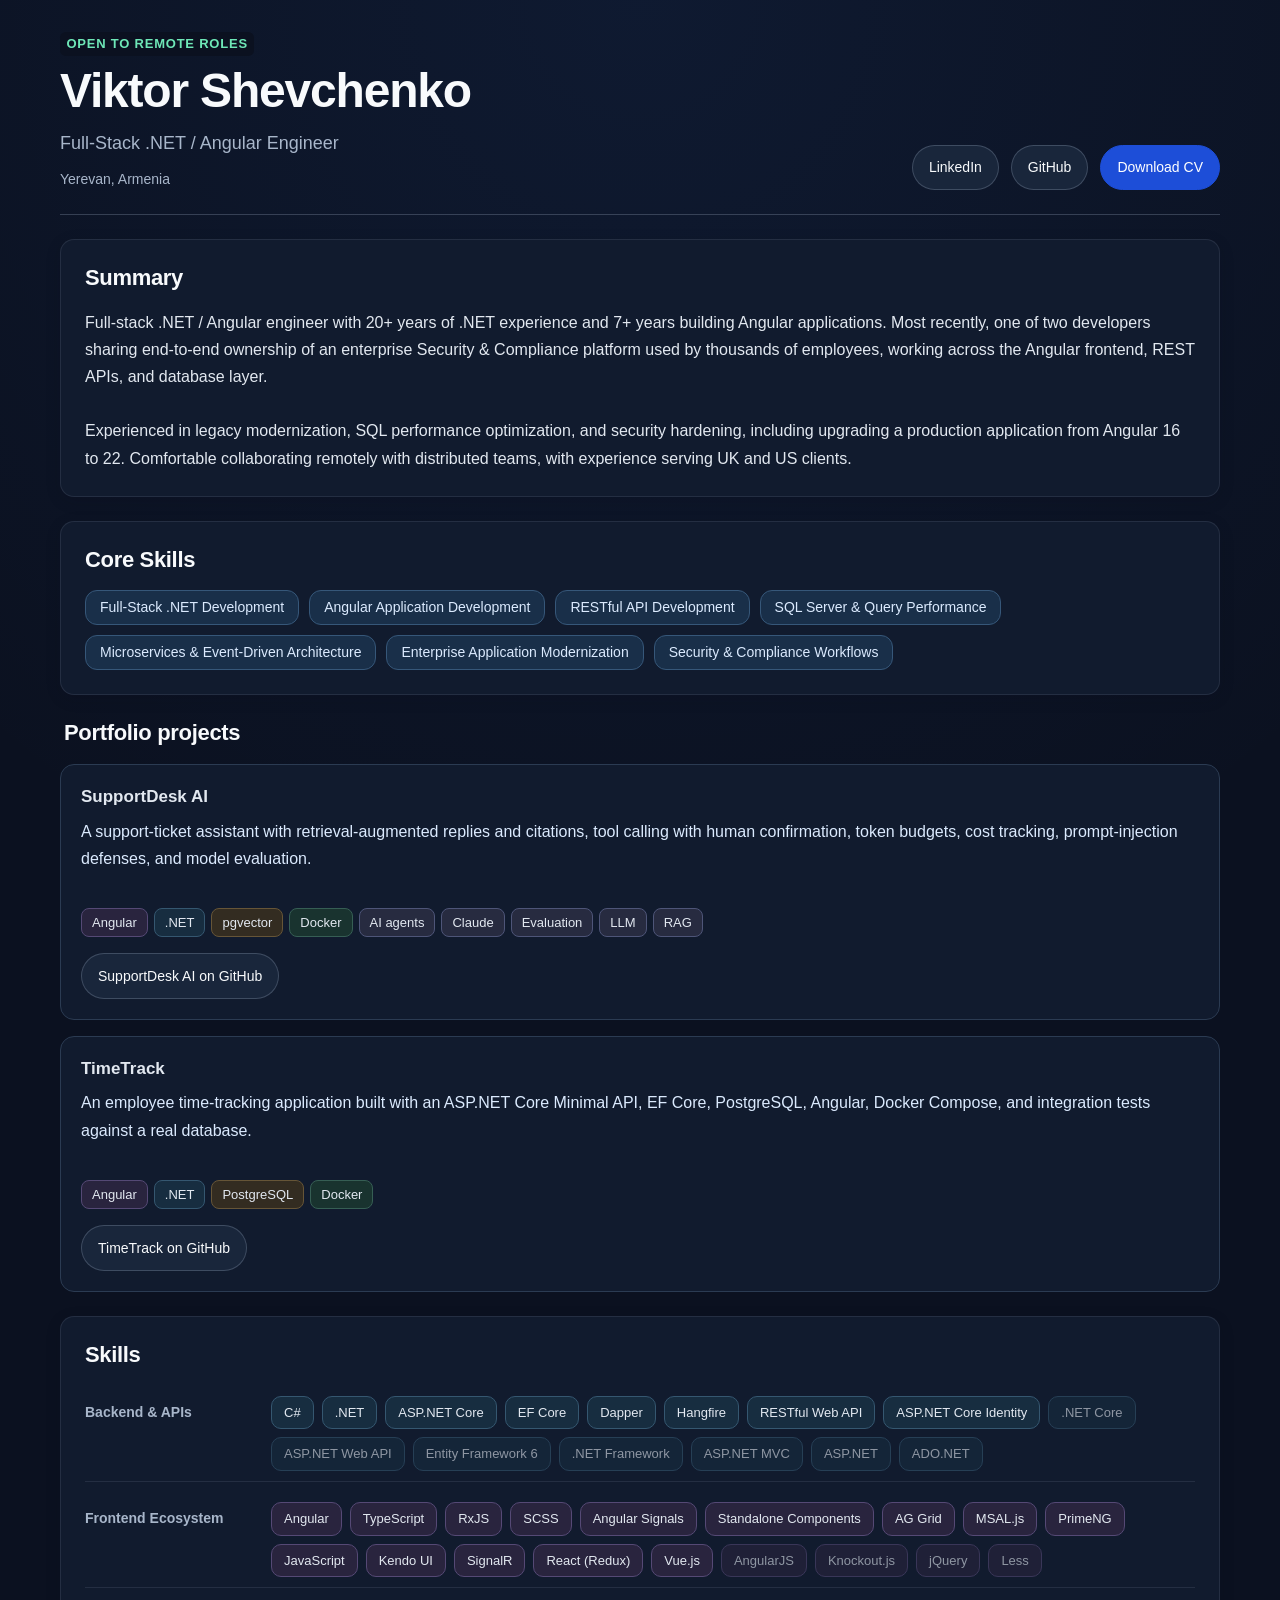
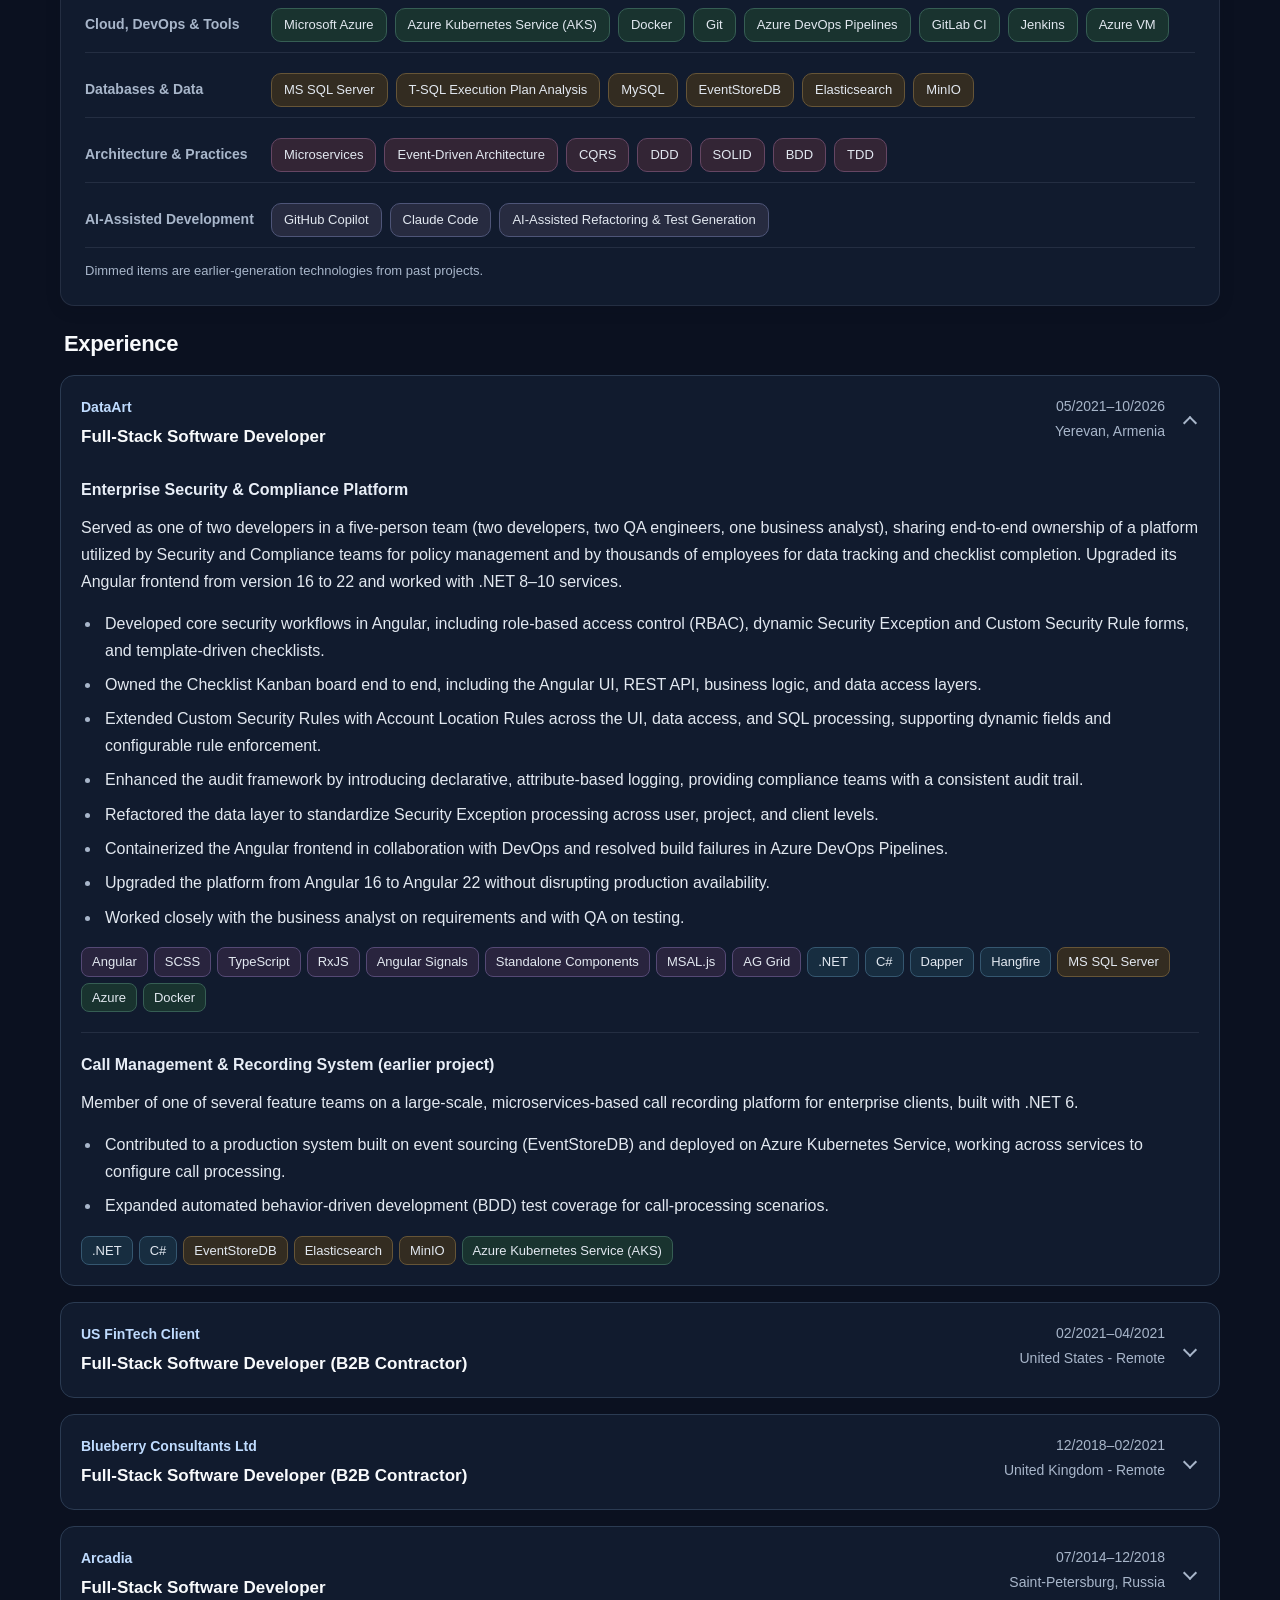
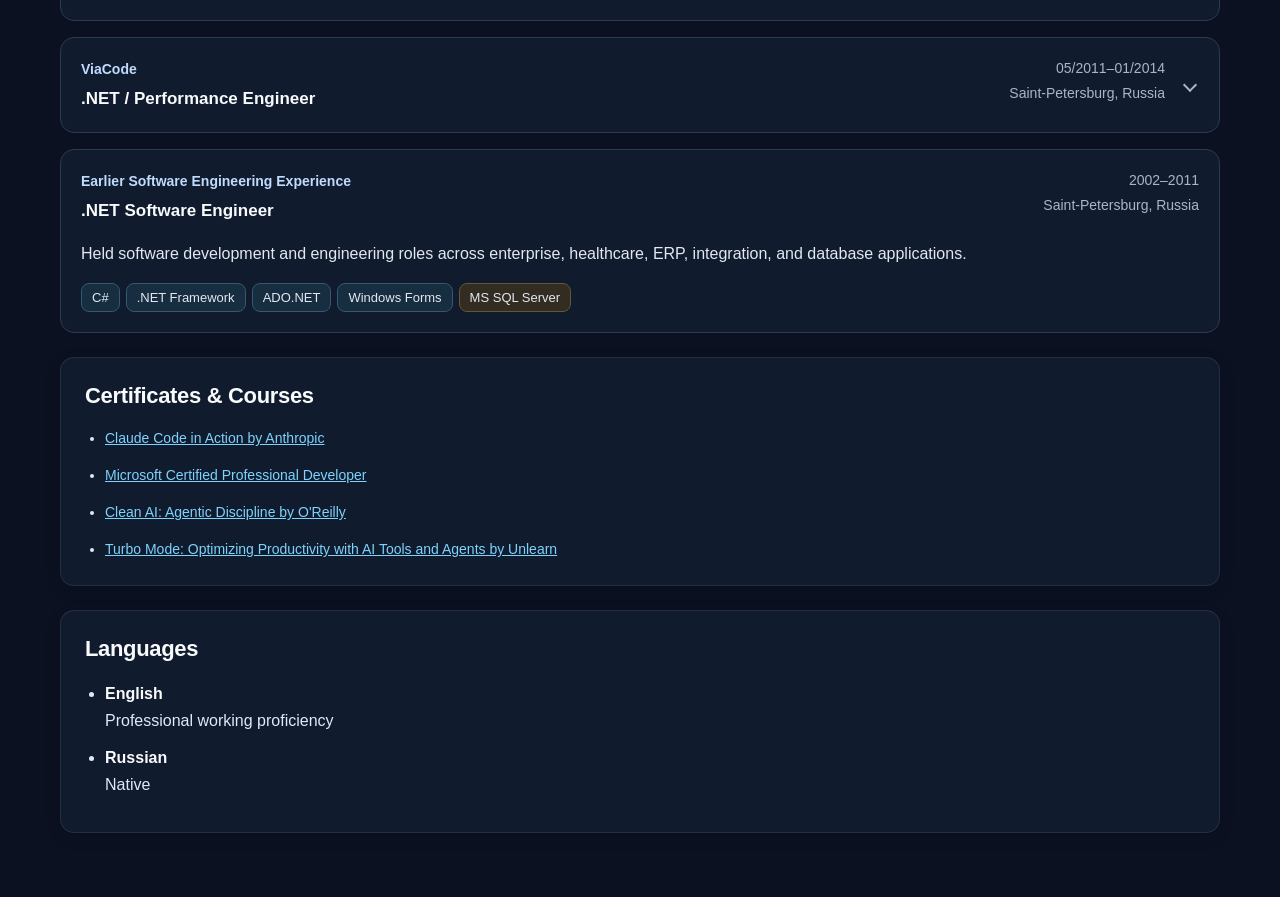
<file: index.html>
<!DOCTYPE html><html lang="en"><head>
  <meta charset="utf-8">
  <title>Viktor Shevchenko | Full-Stack .NET / Angular Engineer</title>
  <base href="/">
  <meta name="viewport" content="width=device-width, initial-scale=1">
  <meta name="description" content="Full-stack .NET and Angular engineer with 20+ years of .NET experience. Enterprise security and compliance platforms, legacy modernization, AI-assisted development. Open to remote roles.">
  <link rel="canonical" href="https://victor-v-shevchenko.github.io/">

  <meta property="og:type" content="profile">
  <meta property="og:url" content="https://victor-v-shevchenko.github.io/">
  <meta property="og:title" content="Viktor Shevchenko | Full-Stack .NET / Angular Engineer">
  <meta property="og:description" content="20+ years of .NET, 7+ years of Angular. Enterprise Security &amp; Compliance platforms, legacy modernization, open to remote roles.">
  <meta property="og:image" content="https://victor-v-shevchenko.github.io/og-image.png">
  <meta property="og:image:type" content="image/png">
  <meta property="og:image:width" content="1200">
  <meta property="og:image:height" content="630">
  <meta property="og:image:alt" content="Viktor Shevchenko, Full-Stack .NET / Angular Engineer">
  <meta property="profile:first_name" content="Viktor">
  <meta property="profile:last_name" content="Shevchenko">

  <meta name="twitter:card" content="summary_large_image">
  <meta name="twitter:title" content="Viktor Shevchenko | Full-Stack .NET / Angular Engineer">
  <meta name="twitter:image" content="https://victor-v-shevchenko.github.io/og-image.png">
  <link rel="icon" type="image/svg+xml" href="favicon.svg">

  <script type="application/ld+json">
    {
      "@context": "https://schema.org",
      "@type": "Person",
      "name": "Viktor Shevchenko",
      "alternateName": "Victor Shevchenko",
      "jobTitle": "Full-Stack .NET / Angular Engineer",
      "url": "https://victor-v-shevchenko.github.io/",
      "image": "https://victor-v-shevchenko.github.io/og-image.png",
      "address": {
        "@type": "PostalAddress",
        "addressLocality": "Yerevan",
        "addressCountry": "AM"
      },
      "sameAs": [
        "https://www.linkedin.com/in/viktor-v-shevchenko",
        "https://github.com/victor-v-shevchenko"
      ],
      "knowsAbout": ["C#", ".NET", "ASP.NET Core", "Angular", "TypeScript", "SQL Server", "Azure"],
      "knowsLanguage": ["English", "Russian"]
    }
  </script>
<style>:root{--action-primary:#1d4ed8;--action-primary-hover:#1e40af;--shadow-card:0 4px 16px rgba(2, 6, 23, .12);--ink:#0b1120;--text:#e2e8f0;--text-muted:#a8b6ca;--text-soft:#dbeafe;--text-strong:#f8fafc;--role-meta-text:#a8b6ca;--project-title-text:#e8eef7;--accent:#93c5fd;--accent-open:#6ee7b7;--accent-role:#bfdbfe;--focus:#7dd3fc;--border:#2b3b52;--border-soft:rgba(148, 163, 184, .14);--border-strong:rgba(148, 163, 184, .3);--surface:#111b2e;--surface-raised:#19263b;--surface-card:#111b2e;--surface-ink:rgba(2, 6, 23, .25);--hover-border:#93c5fd;--pill-bg-default:#19263b;--pill-border-default:#2b3b52;--core-skill-bg:#192f49;--core-skill-border:#365779;--core-skill-text:#dbeafe;--background-glow:rgba(59, 130, 246, .08);--category-backend-bg:#172d40;--category-backend-border:#355770;--category-frontend-bg:#29243e;--category-frontend-border:#554975;--category-cloud-bg:#19332f;--category-cloud-border:#365e54;--category-data-bg:#332c21;--category-data-border:#665537;--category-architecture-bg:#332535;--category-architecture-border:#654663;--category-ai-bg:#272b40;--category-ai-border:#4e5578;--radius-card:.875rem;--accordion-hover-bg:rgba(147, 197, 253, .06);--font-name:clamp(2.25rem, 4.5vw, 3rem);--font-headline:1.125rem;--font-section:1.375rem;--font-role:1.0625rem;--font-project:1rem;--font-body:1rem;--font-small:.875rem;--font-label:.8125rem}html{font-family:Segoe UI,Roboto,Helvetica,Arial,sans-serif;background:var(--ink);color:var(--text);line-height:1.5}body{margin:0;min-height:100vh;background:radial-gradient(circle at top,var(--background-glow),transparent 24%),var(--ink)}*{box-sizing:border-box}a{color:var(--focus)}</style><link rel="stylesheet" href="styles-3A3MSRRF.css" media="print" data-beasties-media="all"><noscript><link rel="stylesheet" href="styles-3A3MSRRF.css"></noscript><style ng-app-id="ng">[_nghost-ng-c43441141]{display:block;min-height:100vh}.page-shell[_ngcontent-ng-c43441141]{max-width:1200px;margin:0 auto;padding:2rem 1.25rem 4rem}.topbar[_ngcontent-ng-c43441141]{display:flex;justify-content:space-between;align-items:flex-end;gap:1.5rem;padding-bottom:1.5rem;border-bottom:1px solid var(--border-strong)}.eyebrow[_ngcontent-ng-c43441141]{display:table;margin:0 0 .5rem;padding:.15rem .4rem;border-radius:.35rem;background:var(--ink);text-transform:uppercase;color:var(--accent-open)}.headline[_ngcontent-ng-c43441141]{margin:.6rem 0 0;color:var(--text-muted)}.meta[_ngcontent-ng-c43441141]{margin:.75rem 0 0;color:var(--text-muted)}.profile-links[_ngcontent-ng-c43441141]{display:flex;flex-wrap:wrap;justify-content:flex-end;gap:.75rem}.profile-links[_ngcontent-ng-c43441141]   a[_ngcontent-ng-c43441141], .project-links[_ngcontent-ng-c43441141]   a[_ngcontent-ng-c43441141]{display:inline-flex;align-items:center;justify-content:center;padding:.7rem 1rem;border-radius:999px;border:1px solid var(--border-strong);background:var(--surface-raised);color:var(--text-strong);text-decoration:none}.profile-links[_ngcontent-ng-c43441141]   a[_ngcontent-ng-c43441141]:hover, .project-links[_ngcontent-ng-c43441141]   a[_ngcontent-ng-c43441141]:hover{border-color:var(--hover-border)}.profile-links[_ngcontent-ng-c43441141]   a[download][_ngcontent-ng-c43441141]{border-color:var(--action-primary);background:var(--action-primary);color:#fff}.profile-links[_ngcontent-ng-c43441141]   a[download][_ngcontent-ng-c43441141]:hover{border-color:var(--action-primary-hover);background:var(--action-primary-hover)}.main-content[_ngcontent-ng-c43441141]{display:grid;gap:1.5rem;padding-top:1.5rem}.card[_ngcontent-ng-c43441141]{background:var(--surface-card);border:1px solid var(--border-soft);border-radius:var(--radius-card);padding:1.5rem;box-shadow:var(--shadow-card)}.section-heading[_ngcontent-ng-c43441141]{margin-bottom:1rem}.section-heading[_ngcontent-ng-c43441141]   h2[_ngcontent-ng-c43441141]{margin:0}.summary[_ngcontent-ng-c43441141]   p[_ngcontent-ng-c43441141]{margin:0;color:var(--text);white-space:pre-line}.skill-grid[_ngcontent-ng-c43441141]{display:flex;flex-direction:column;gap:.6rem}.skill-group[_ngcontent-ng-c43441141]{display:flex;align-items:baseline;gap:1rem;padding:.65rem 0;border-bottom:1px solid var(--border-soft)}.skill-group[_ngcontent-ng-c43441141]   h3[_ngcontent-ng-c43441141]{flex:0 0 170px;margin:0;color:var(--text-muted)}.skill-list[_ngcontent-ng-c43441141], .plain-list[_ngcontent-ng-c43441141]{margin:0;padding-left:1.25rem;color:var(--text);line-height:1.7}.skill-list[_ngcontent-ng-c43441141]{list-style:none;padding-left:0}.projects.card[_ngcontent-ng-c43441141]{padding:0;border:0;border-radius:0;background:transparent;box-shadow:none}.projects[_ngcontent-ng-c43441141] > .section-heading[_ngcontent-ng-c43441141]{padding-inline:.25rem}.project-grid[_ngcontent-ng-c43441141]{display:grid;grid-template-columns:1fr;gap:1rem}.project-card[_ngcontent-ng-c43441141]{display:flex;flex-direction:column;min-width:0;padding:1.25rem;border:1px solid var(--border);border-radius:var(--radius-card);background:var(--surface-card);box-shadow:none}.project-card[_ngcontent-ng-c43441141]   h3[_ngcontent-ng-c43441141]{margin-top:0;margin-bottom:.5rem}.project-card[_ngcontent-ng-c43441141]   p[_ngcontent-ng-c43441141]{margin:0;color:var(--text-soft)}.project-card[_ngcontent-ng-c43441141] > p[_ngcontent-ng-c43441141]{margin-bottom:1.25rem}.project-links[_ngcontent-ng-c43441141]{margin-top:1rem;padding-top:.25rem}.side-by-side[_ngcontent-ng-c43441141]{display:grid;grid-template-columns:repeat(auto-fit,minmax(260px,1fr));gap:1.5rem}.plain-list[_ngcontent-ng-c43441141]   li[_ngcontent-ng-c43441141]{margin-bottom:.6rem}.plain-list[_ngcontent-ng-c43441141]   li[_ngcontent-ng-c43441141]   strong[_ngcontent-ng-c43441141]{display:block;color:var(--text-strong)}.plain-list[_ngcontent-ng-c43441141]   li[_ngcontent-ng-c43441141]   span[_ngcontent-ng-c43441141]{color:var(--text-soft)}[_ngcontent-ng-c43441141]:focus-visible{outline:3px solid var(--focus);outline-offset:3px}@media(max-width:760px){.topbar[_ngcontent-ng-c43441141]{display:grid;justify-content:stretch;align-items:flex-start}.profile-links[_ngcontent-ng-c43441141]{justify-content:flex-start}.skill-group[_ngcontent-ng-c43441141]{display:block}.skill-group[_ngcontent-ng-c43441141]   h3[_ngcontent-ng-c43441141]{margin-bottom:.6rem}}.core-skill-list[_ngcontent-ng-c43441141]{display:flex;flex-wrap:wrap;gap:.625rem}.core-skill-list[_ngcontent-ng-c43441141] > li[_ngcontent-ng-c43441141]{padding:.375rem .875rem;border:1px solid var(--core-skill-border);border-radius:.75rem;background:var(--core-skill-bg);color:var(--core-skill-text);font-size:.875rem;font-weight:500;line-height:1.5}.skills[_ngcontent-ng-c43441141]   .skill-list[_ngcontent-ng-c43441141]{display:flex;flex:1;flex-wrap:wrap;gap:.5rem}.skills[_ngcontent-ng-c43441141]   .skill-list[_ngcontent-ng-c43441141] > li[_ngcontent-ng-c43441141]{padding:.375rem .75rem;border:1px solid var(--pill-border, var(--pill-border-default));border-radius:.625rem;background:var(--pill-bg, var(--pill-bg-default));color:var(--text);font-size:.8125rem;font-weight:400;line-height:1.5}.skills[_ngcontent-ng-c43441141]   .skill-list[_ngcontent-ng-c43441141] > li.obsolete[_ngcontent-ng-c43441141]{opacity:.6}.skill-legend[_ngcontent-ng-c43441141]{margin:.75rem 0 0;color:var(--text-muted);font-size:var(--font-label)}.visually-hidden[_ngcontent-ng-c43441141]{position:absolute;width:1px;height:1px;margin:-1px;padding:0;overflow:hidden;clip:rect(0 0 0 0);white-space:nowrap;border:0}.experience.card[_ngcontent-ng-c43441141]{padding:0;border:0;border-radius:0;background:transparent;box-shadow:none}.experience[_ngcontent-ng-c43441141] > .section-heading[_ngcontent-ng-c43441141]{margin-bottom:1rem;padding-inline:.25rem}.experience-list[_ngcontent-ng-c43441141]{display:grid;gap:1rem}.experience[_ngcontent-ng-c43441141]   .role[_ngcontent-ng-c43441141], .experience[_ngcontent-ng-c43441141]   .earlier-experience[_ngcontent-ng-c43441141]{border:1px solid var(--border);border-radius:var(--radius-card);background:var(--surface-card)}.experience[_ngcontent-ng-c43441141]   .role[_ngcontent-ng-c43441141]{padding:0}.experience[_ngcontent-ng-c43441141]   .role[_ngcontent-ng-c43441141] > summary[_ngcontent-ng-c43441141]{display:flex;align-items:center;gap:1rem;padding:1.25rem;border-radius:inherit;list-style:none;cursor:pointer;transition:background-color .16s ease}.experience[_ngcontent-ng-c43441141]   .role[_ngcontent-ng-c43441141] > summary[_ngcontent-ng-c43441141]::-webkit-details-marker{display:none}.experience[_ngcontent-ng-c43441141]   .role[_ngcontent-ng-c43441141] > summary[_ngcontent-ng-c43441141]::marker{content:""}.experience[_ngcontent-ng-c43441141]   .role[_ngcontent-ng-c43441141] > summary[_ngcontent-ng-c43441141]:after{content:"";flex:0 0 auto;width:.5rem;height:.5rem;margin-inline:.25rem;border-right:2px solid var(--text-muted);border-bottom:2px solid var(--text-muted);transform:rotate(45deg);transition:transform .16s ease,border-color .16s ease}.experience[_ngcontent-ng-c43441141]   .role[_ngcontent-ng-c43441141] > summary[_ngcontent-ng-c43441141]:hover{background:var(--accordion-hover-bg)}.experience[_ngcontent-ng-c43441141]   .role[_ngcontent-ng-c43441141] > summary[_ngcontent-ng-c43441141]:hover:after{border-color:var(--accent)}.experience[_ngcontent-ng-c43441141]   .role[_ngcontent-ng-c43441141] > summary[_ngcontent-ng-c43441141]:focus-visible{outline:2px solid var(--focus);outline-offset:3px}.experience[_ngcontent-ng-c43441141]   .role[open][_ngcontent-ng-c43441141] > summary[_ngcontent-ng-c43441141]{border-radius:var(--radius-card) var(--radius-card) 0 0}.experience[_ngcontent-ng-c43441141]   .role[open][_ngcontent-ng-c43441141] > summary[_ngcontent-ng-c43441141]:after{transform:rotate(225deg)}.experience[_ngcontent-ng-c43441141]   .role-meta[_ngcontent-ng-c43441141]{display:flex;justify-content:space-between;align-items:flex-start;gap:1.5rem;min-width:0}.experience[_ngcontent-ng-c43441141]   .role-meta[_ngcontent-ng-c43441141] > div[_ngcontent-ng-c43441141]:first-child{min-width:0}.experience[_ngcontent-ng-c43441141]   .role-meta[_ngcontent-ng-c43441141]   h3[_ngcontent-ng-c43441141]{margin:0;color:var(--text-strong);font-size:var(--font-role);font-weight:600;line-height:1.45;overflow-wrap:anywhere}.experience[_ngcontent-ng-c43441141]   .role[_ngcontent-ng-c43441141] > summary[_ngcontent-ng-c43441141] > .role-meta[_ngcontent-ng-c43441141]{flex:1}.experience[_ngcontent-ng-c43441141]   .role-company[_ngcontent-ng-c43441141]{margin:0 0 .375rem;color:var(--accent-role);font-size:var(--font-small);font-weight:600}.experience[_ngcontent-ng-c43441141]   .role-dates[_ngcontent-ng-c43441141]{display:flex;flex:0 0 auto;flex-direction:column;gap:.25rem;color:var(--role-meta-text);font-size:var(--font-small);line-height:1.5;text-align:right;font-variant-numeric:tabular-nums}.experience[_ngcontent-ng-c43441141]   .role[_ngcontent-ng-c43441141] > .role-project[_ngcontent-ng-c43441141]{margin:0 1.25rem;padding:.5rem 0 1.25rem;border:0;border-radius:0;background:transparent;box-shadow:none}.experience[_ngcontent-ng-c43441141]   .role[_ngcontent-ng-c43441141] > .role-project[_ngcontent-ng-c43441141] > h4[_ngcontent-ng-c43441141]{margin:0 0 .75rem;color:var(--project-title-text);font-size:var(--font-project);font-weight:600;line-height:1.5}.experience[_ngcontent-ng-c43441141]   .role[_ngcontent-ng-c43441141] > .role-project[_ngcontent-ng-c43441141] + .role-project[_ngcontent-ng-c43441141]{padding-top:1.25rem;border-top:1px solid var(--border-soft)}.experience[_ngcontent-ng-c43441141]   .role-summary[_ngcontent-ng-c43441141], .experience[_ngcontent-ng-c43441141]   .earlier-experience[_ngcontent-ng-c43441141] > p[_ngcontent-ng-c43441141]{margin:0 0 1rem;color:var(--text);line-height:1.7}.experience[_ngcontent-ng-c43441141]   .highlight-list[_ngcontent-ng-c43441141]{margin:0 0 1rem;padding-inline-start:1.25rem}.experience[_ngcontent-ng-c43441141]   .highlight-list[_ngcontent-ng-c43441141] > li[_ngcontent-ng-c43441141]{padding-inline-start:.25rem;line-height:1.65}.experience[_ngcontent-ng-c43441141]   .highlight-list[_ngcontent-ng-c43441141] > li[_ngcontent-ng-c43441141] + li[_ngcontent-ng-c43441141]{margin-top:.5rem}.experience[_ngcontent-ng-c43441141]   .highlight-list[_ngcontent-ng-c43441141] > li[_ngcontent-ng-c43441141]::marker{color:var(--text-muted)}.tech-stack[_ngcontent-ng-c43441141]{display:flex;flex-wrap:wrap;gap:.375rem;margin-top:1rem}.tech-pill[_ngcontent-ng-c43441141]{padding:.25rem .625rem;border:1px solid var(--pill-border, var(--pill-border-default));border-radius:.5rem;background:var(--pill-bg, var(--pill-bg-default));color:var(--text);font-size:var(--font-label);line-height:1.5}.experience[_ngcontent-ng-c43441141]   .earlier-experience[_ngcontent-ng-c43441141]{margin-top:1rem;padding:1.25rem}.experience[_ngcontent-ng-c43441141]   .earlier-experience[_ngcontent-ng-c43441141] > .role-meta[_ngcontent-ng-c43441141]{margin-bottom:1rem}@media(max-width:760px){.experience[_ngcontent-ng-c43441141]   .role[_ngcontent-ng-c43441141] > summary[_ngcontent-ng-c43441141], .experience[_ngcontent-ng-c43441141]   .earlier-experience[_ngcontent-ng-c43441141]{padding:1rem}.experience[_ngcontent-ng-c43441141]   .role[_ngcontent-ng-c43441141] > summary[_ngcontent-ng-c43441141]{align-items:flex-start}.experience[_ngcontent-ng-c43441141]   .role[_ngcontent-ng-c43441141] > summary[_ngcontent-ng-c43441141]:after{margin-top:.375rem}.experience[_ngcontent-ng-c43441141]   .role-meta[_ngcontent-ng-c43441141]{flex-direction:column;gap:.625rem}.experience[_ngcontent-ng-c43441141]   .role-dates[_ngcontent-ng-c43441141]{text-align:left}.experience[_ngcontent-ng-c43441141]   .role[_ngcontent-ng-c43441141] > .role-project[_ngcontent-ng-c43441141]{margin-inline:1rem}}@media(prefers-reduced-motion:reduce){.experience[_ngcontent-ng-c43441141]   .role[_ngcontent-ng-c43441141] > summary[_ngcontent-ng-c43441141], .experience[_ngcontent-ng-c43441141]   .role[_ngcontent-ng-c43441141] > summary[_ngcontent-ng-c43441141]:after{transition:none}}.page-shell[_ngcontent-ng-c43441141]{font-size:var(--font-body);line-height:1.65}.identity[_ngcontent-ng-c43441141]   h1[_ngcontent-ng-c43441141]{margin:.5rem 0 .75rem;color:var(--text-strong);font-size:var(--font-name);font-weight:700;line-height:1.12;letter-spacing:-.025em}.identity[_ngcontent-ng-c43441141]   .headline[_ngcontent-ng-c43441141]{font-size:var(--font-headline);font-weight:500;line-height:1.5}.identity[_ngcontent-ng-c43441141]   .meta[_ngcontent-ng-c43441141]{font-size:var(--font-small);line-height:1.5}.identity[_ngcontent-ng-c43441141]   .eyebrow[_ngcontent-ng-c43441141]{font-size:var(--font-label);font-weight:600;line-height:1.5;letter-spacing:.06em}.profile-links[_ngcontent-ng-c43441141]   a[_ngcontent-ng-c43441141]{font-size:var(--font-small);font-weight:500;line-height:1.5}.section-heading[_ngcontent-ng-c43441141]   h2[_ngcontent-ng-c43441141]{margin:0;color:var(--text-strong);font-size:var(--font-section);font-weight:600;line-height:1.3;letter-spacing:-.015em}.summary[_ngcontent-ng-c43441141] > p[_ngcontent-ng-c43441141], .role-summary[_ngcontent-ng-c43441141], .highlight-list[_ngcontent-ng-c43441141] > li[_ngcontent-ng-c43441141], .earlier-experience[_ngcontent-ng-c43441141] > p[_ngcontent-ng-c43441141], .project-card[_ngcontent-ng-c43441141] > p[_ngcontent-ng-c43441141]{font-size:var(--font-body);line-height:1.7}.skill-group[_ngcontent-ng-c43441141] > h3[_ngcontent-ng-c43441141]{font-size:var(--font-small);font-weight:600;line-height:1.5}.project-card[_ngcontent-ng-c43441141] > h3[_ngcontent-ng-c43441141]{font-size:var(--font-role);font-weight:600;line-height:1.45}.project-links[_ngcontent-ng-c43441141]   a[_ngcontent-ng-c43441141]{font-size:var(--font-small);line-height:1.5}.core-skill-list[_ngcontent-ng-c43441141] > li[_ngcontent-ng-c43441141]{font-size:var(--font-small);font-weight:500;line-height:1.5}.skills[_ngcontent-ng-c43441141]   .skill-list[_ngcontent-ng-c43441141] > li[_ngcontent-ng-c43441141]{font-size:var(--font-label);font-weight:400;line-height:1.5}.certificates[_ngcontent-ng-c43441141]   .plain-list[_ngcontent-ng-c43441141]{font-size:var(--font-small);line-height:1.65}.project-card[_ngcontent-ng-c43441141]   .project-tech-stack[_ngcontent-ng-c43441141]{margin-top:1rem}.project-links[_ngcontent-ng-c43441141]{display:flex;flex-wrap:wrap;gap:.625rem;padding-top:0}.certificates[_ngcontent-ng-c43441141]   .plain-list[_ngcontent-ng-c43441141] > li[_ngcontent-ng-c43441141]{margin-bottom:0}.certificates[_ngcontent-ng-c43441141]   .plain-list[_ngcontent-ng-c43441141] > li[_ngcontent-ng-c43441141] + li[_ngcontent-ng-c43441141]{margin-top:.875rem}</style></head>
<body><!--nghm-->
  <app-root ng-version="22.2.4" _nghost-ng-c43441141="" ngh="0" ng-server-context="ssg"><div _ngcontent-ng-c43441141="" class="page-shell"><header _ngcontent-ng-c43441141="" class="topbar"><div _ngcontent-ng-c43441141="" class="identity"><p _ngcontent-ng-c43441141="" class="eyebrow">Open to remote roles</p><h1 _ngcontent-ng-c43441141="">Viktor Shevchenko</h1><p _ngcontent-ng-c43441141="" class="headline">Full-Stack .NET / Angular Engineer</p><p _ngcontent-ng-c43441141="" class="meta"><span _ngcontent-ng-c43441141="">Yerevan, Armenia</span></p></div><nav _ngcontent-ng-c43441141="" aria-label="Profile navigation" class="profile-links"><a _ngcontent-ng-c43441141="" target="_blank" rel="noreferrer" href="https://linkedin.com/in/viktor-v-shevchenko">LinkedIn</a><a _ngcontent-ng-c43441141="" target="_blank" rel="noreferrer" href="https://github.com/victor-v-shevchenko">GitHub</a><a _ngcontent-ng-c43441141="" download="Viktor-Shevchenko-CV.pdf" href="/cv.pdf">Download CV</a></nav></header><main _ngcontent-ng-c43441141="" class="main-content"><section _ngcontent-ng-c43441141="" aria-labelledby="summary-heading" class="summary card"><div _ngcontent-ng-c43441141="" class="section-heading"><h2 _ngcontent-ng-c43441141="" id="summary-heading">Summary</h2></div><p _ngcontent-ng-c43441141="">Full-stack .NET / Angular engineer with 20+ years of .NET experience and 7+ years building Angular applications. Most recently, one of two developers sharing end-to-end ownership of an enterprise Security &amp; Compliance platform used by thousands of employees, working across the Angular frontend, REST APIs, and database layer.

Experienced in legacy modernization, SQL performance optimization, and security hardening, including upgrading a production application from Angular 16 to 22. Comfortable collaborating remotely with distributed teams, with experience serving UK and US clients.</p></section><section _ngcontent-ng-c43441141="" aria-labelledby="core-skills-heading" class="core-skills card"><div _ngcontent-ng-c43441141="" class="section-heading"><h2 _ngcontent-ng-c43441141="" id="core-skills-heading">Core Skills</h2></div><ul _ngcontent-ng-c43441141="" class="skill-list core-skill-list"><li _ngcontent-ng-c43441141="">Full-Stack .NET Development</li><li _ngcontent-ng-c43441141="">Angular Application Development</li><li _ngcontent-ng-c43441141="">RESTful API Development</li><li _ngcontent-ng-c43441141="">SQL Server &amp; Query Performance</li><li _ngcontent-ng-c43441141="">Microservices &amp; Event-Driven Architecture</li><li _ngcontent-ng-c43441141="">Enterprise Application Modernization</li><li _ngcontent-ng-c43441141="">Security &amp; Compliance Workflows</li><!----></ul></section><section _ngcontent-ng-c43441141="" aria-labelledby="projects-heading" class="projects card"><div _ngcontent-ng-c43441141="" class="section-heading"><h2 _ngcontent-ng-c43441141="" id="projects-heading">Portfolio projects</h2></div><div _ngcontent-ng-c43441141="" class="project-grid"><article _ngcontent-ng-c43441141="" class="project-card"><h3 _ngcontent-ng-c43441141="">SupportDesk AI</h3><p _ngcontent-ng-c43441141="">A support-ticket assistant with retrieval-augmented replies and citations, tool calling with human confirmation, token budgets, cost tracking, prompt-injection defenses, and model evaluation.</p><div _ngcontent-ng-c43441141="" class="tech-stack project-tech-stack"><span _ngcontent-ng-c43441141="" class="tech-pill" style="--pill-bg: var(--category-frontend-bg); --pill-border: var(--category-frontend-border);" data-category="frontend-ecosystem">Angular</span><span _ngcontent-ng-c43441141="" class="tech-pill" style="--pill-bg: var(--category-backend-bg); --pill-border: var(--category-backend-border);" data-category="backend-apis">.NET</span><span _ngcontent-ng-c43441141="" class="tech-pill" style="--pill-bg: var(--category-data-bg); --pill-border: var(--category-data-border);" data-category="data-architecture">pgvector</span><span _ngcontent-ng-c43441141="" class="tech-pill" style="--pill-bg: var(--category-cloud-bg); --pill-border: var(--category-cloud-border);" data-category="cloud-devops">Docker</span><span _ngcontent-ng-c43441141="" class="tech-pill" style="--pill-bg: var(--category-ai-bg); --pill-border: var(--category-ai-border);" data-category="ai-assisted-development">AI agents</span><span _ngcontent-ng-c43441141="" class="tech-pill" style="--pill-bg: var(--category-ai-bg); --pill-border: var(--category-ai-border);" data-category="ai-assisted-development">Claude</span><span _ngcontent-ng-c43441141="" class="tech-pill" style="--pill-bg: var(--category-ai-bg); --pill-border: var(--category-ai-border);" data-category="ai-assisted-development">Evaluation</span><span _ngcontent-ng-c43441141="" class="tech-pill" style="--pill-bg: var(--category-ai-bg); --pill-border: var(--category-ai-border);" data-category="ai-assisted-development">LLM</span><span _ngcontent-ng-c43441141="" class="tech-pill" style="--pill-bg: var(--category-ai-bg); --pill-border: var(--category-ai-border);" data-category="ai-assisted-development">RAG</span><!----></div><div _ngcontent-ng-c43441141="" class="project-links"><a _ngcontent-ng-c43441141="" target="_blank" rel="noreferrer" href="https://github.com/victor-v-shevchenko/SupportDesk-AI">SupportDesk AI on GitHub</a><!----></div></article><article _ngcontent-ng-c43441141="" class="project-card"><h3 _ngcontent-ng-c43441141="">TimeTrack</h3><p _ngcontent-ng-c43441141="">An employee time-tracking application built with an ASP.NET Core Minimal API, EF Core, PostgreSQL, Angular, Docker Compose, and integration tests against a real database.</p><div _ngcontent-ng-c43441141="" class="tech-stack project-tech-stack"><span _ngcontent-ng-c43441141="" class="tech-pill" style="--pill-bg: var(--category-frontend-bg); --pill-border: var(--category-frontend-border);" data-category="frontend-ecosystem">Angular</span><span _ngcontent-ng-c43441141="" class="tech-pill" style="--pill-bg: var(--category-backend-bg); --pill-border: var(--category-backend-border);" data-category="backend-apis">.NET</span><span _ngcontent-ng-c43441141="" class="tech-pill" style="--pill-bg: var(--category-data-bg); --pill-border: var(--category-data-border);" data-category="data-architecture">PostgreSQL</span><span _ngcontent-ng-c43441141="" class="tech-pill" style="--pill-bg: var(--category-cloud-bg); --pill-border: var(--category-cloud-border);" data-category="cloud-devops">Docker</span><!----></div><div _ngcontent-ng-c43441141="" class="project-links"><a _ngcontent-ng-c43441141="" target="_blank" rel="noreferrer" href="https://github.com/victor-v-shevchenko/TimeTrack">TimeTrack on GitHub</a><!----></div></article><!----></div></section><section _ngcontent-ng-c43441141="" aria-labelledby="skills-heading" class="skills card"><div _ngcontent-ng-c43441141="" class="section-heading"><h2 _ngcontent-ng-c43441141="" id="skills-heading">Skills</h2></div><div _ngcontent-ng-c43441141="" class="skill-grid"><div _ngcontent-ng-c43441141="" class="skill-group"><h3 _ngcontent-ng-c43441141="">Backend &amp; APIs</h3><ul _ngcontent-ng-c43441141="" class="skill-list" style="--pill-bg: var(--category-backend-bg); --pill-border: var(--category-backend-border);" data-category="backend-apis"><li _ngcontent-ng-c43441141="">C#</li><!----><li _ngcontent-ng-c43441141="">.NET</li><!----><li _ngcontent-ng-c43441141="">ASP.NET Core</li><!----><li _ngcontent-ng-c43441141="">EF Core</li><!----><li _ngcontent-ng-c43441141="">Dapper</li><!----><li _ngcontent-ng-c43441141="">Hangfire</li><!----><li _ngcontent-ng-c43441141="">RESTful Web API</li><!----><!----><!----><!----><li _ngcontent-ng-c43441141="">ASP.NET Core Identity</li><!----><!----><!----><!----><!----><!----><!----><!----><!----><!----><!----><!----><!----><li _ngcontent-ng-c43441141="" title="Earlier-generation technology" class="obsolete"> .NET Core<span _ngcontent-ng-c43441141="" class="visually-hidden"> (earlier-generation)</span></li><!----><li _ngcontent-ng-c43441141="" title="Earlier-generation technology" class="obsolete"> ASP.NET Web API<span _ngcontent-ng-c43441141="" class="visually-hidden"> (earlier-generation)</span></li><!----><li _ngcontent-ng-c43441141="" title="Earlier-generation technology" class="obsolete"> Entity Framework 6<span _ngcontent-ng-c43441141="" class="visually-hidden"> (earlier-generation)</span></li><!----><!----><li _ngcontent-ng-c43441141="" title="Earlier-generation technology" class="obsolete"> .NET Framework<span _ngcontent-ng-c43441141="" class="visually-hidden"> (earlier-generation)</span></li><!----><li _ngcontent-ng-c43441141="" title="Earlier-generation technology" class="obsolete"> ASP.NET MVC<span _ngcontent-ng-c43441141="" class="visually-hidden"> (earlier-generation)</span></li><!----><li _ngcontent-ng-c43441141="" title="Earlier-generation technology" class="obsolete"> ASP.NET<span _ngcontent-ng-c43441141="" class="visually-hidden"> (earlier-generation)</span></li><!----><li _ngcontent-ng-c43441141="" title="Earlier-generation technology" class="obsolete"> ADO.NET<span _ngcontent-ng-c43441141="" class="visually-hidden"> (earlier-generation)</span></li><!----><!----></ul></div><div _ngcontent-ng-c43441141="" class="skill-group"><h3 _ngcontent-ng-c43441141="">Frontend Ecosystem</h3><ul _ngcontent-ng-c43441141="" class="skill-list" style="--pill-bg: var(--category-frontend-bg); --pill-border: var(--category-frontend-border);" data-category="frontend-ecosystem"><li _ngcontent-ng-c43441141="">Angular</li><!----><li _ngcontent-ng-c43441141="">TypeScript</li><!----><li _ngcontent-ng-c43441141="">RxJS</li><!----><li _ngcontent-ng-c43441141="">SCSS</li><!----><li _ngcontent-ng-c43441141="">Angular Signals</li><!----><li _ngcontent-ng-c43441141="">Standalone Components</li><!----><li _ngcontent-ng-c43441141="">AG Grid</li><!----><li _ngcontent-ng-c43441141="">MSAL.js</li><!----><li _ngcontent-ng-c43441141="">PrimeNG</li><!----><!----><li _ngcontent-ng-c43441141="">JavaScript</li><!----><li _ngcontent-ng-c43441141="">Kendo UI</li><!----><li _ngcontent-ng-c43441141="">SignalR</li><!----><li _ngcontent-ng-c43441141="">React (Redux)</li><!----><!----><li _ngcontent-ng-c43441141="">Vue.js</li><!----><!----><!----><!----><!----><!----><!----><!----><!----><!----><!----><!----><!----><li _ngcontent-ng-c43441141="" title="Earlier-generation technology" class="obsolete"> AngularJS<span _ngcontent-ng-c43441141="" class="visually-hidden"> (earlier-generation)</span></li><!----><!----><!----><!----><!----><li _ngcontent-ng-c43441141="" title="Earlier-generation technology" class="obsolete"> Knockout.js<span _ngcontent-ng-c43441141="" class="visually-hidden"> (earlier-generation)</span></li><!----><!----><li _ngcontent-ng-c43441141="" title="Earlier-generation technology" class="obsolete"> jQuery<span _ngcontent-ng-c43441141="" class="visually-hidden"> (earlier-generation)</span></li><!----><li _ngcontent-ng-c43441141="" title="Earlier-generation technology" class="obsolete"> Less<span _ngcontent-ng-c43441141="" class="visually-hidden"> (earlier-generation)</span></li><!----><!----></ul></div><div _ngcontent-ng-c43441141="" class="skill-group"><h3 _ngcontent-ng-c43441141="">Cloud, DevOps &amp; Tools</h3><ul _ngcontent-ng-c43441141="" class="skill-list" style="--pill-bg: var(--category-cloud-bg); --pill-border: var(--category-cloud-border);" data-category="cloud-devops"><li _ngcontent-ng-c43441141="">Microsoft Azure</li><!----><li _ngcontent-ng-c43441141="">Azure Kubernetes Service (AKS)</li><!----><li _ngcontent-ng-c43441141="">Docker</li><!----><li _ngcontent-ng-c43441141="">Git</li><!----><li _ngcontent-ng-c43441141="">Azure DevOps Pipelines</li><!----><li _ngcontent-ng-c43441141="">GitLab CI</li><!----><li _ngcontent-ng-c43441141="">Jenkins</li><!----><li _ngcontent-ng-c43441141="">Azure VM</li><!----><!----><!----><!----><!----><!----><!----><!----><!----><!----><!----></ul></div><div _ngcontent-ng-c43441141="" class="skill-group"><h3 _ngcontent-ng-c43441141="">Databases &amp; Data</h3><ul _ngcontent-ng-c43441141="" class="skill-list" style="--pill-bg: var(--category-data-bg); --pill-border: var(--category-data-border);" data-category="data-architecture"><li _ngcontent-ng-c43441141="">MS SQL Server</li><!----><li _ngcontent-ng-c43441141="">T-SQL Execution Plan Analysis</li><!----><li _ngcontent-ng-c43441141="">MySQL</li><!----><li _ngcontent-ng-c43441141="">EventStoreDB</li><!----><li _ngcontent-ng-c43441141="">Elasticsearch</li><!----><li _ngcontent-ng-c43441141="">MinIO</li><!----><!----><!----><!----><!----><!----><!----><!----><!----></ul></div><div _ngcontent-ng-c43441141="" class="skill-group"><h3 _ngcontent-ng-c43441141="">Architecture &amp; Practices</h3><ul _ngcontent-ng-c43441141="" class="skill-list" style="--pill-bg: var(--category-architecture-bg); --pill-border: var(--category-architecture-border);" data-category="architecture-standards"><li _ngcontent-ng-c43441141="">Microservices</li><!----><li _ngcontent-ng-c43441141="">Event-Driven Architecture</li><!----><li _ngcontent-ng-c43441141="">CQRS</li><!----><li _ngcontent-ng-c43441141="">DDD</li><!----><li _ngcontent-ng-c43441141="">SOLID</li><!----><li _ngcontent-ng-c43441141="">BDD</li><!----><li _ngcontent-ng-c43441141="">TDD</li><!----><!----><!----><!----><!----><!----><!----><!----><!----><!----></ul></div><div _ngcontent-ng-c43441141="" class="skill-group"><h3 _ngcontent-ng-c43441141="">AI-Assisted Development</h3><ul _ngcontent-ng-c43441141="" class="skill-list" style="--pill-bg: var(--category-ai-bg); --pill-border: var(--category-ai-border);" data-category="ai-assisted-development"><li _ngcontent-ng-c43441141="">GitHub Copilot</li><!----><li _ngcontent-ng-c43441141="">Claude Code</li><!----><li _ngcontent-ng-c43441141="">AI-Assisted Refactoring &amp; Test Generation</li><!----><!----><!----><!----><!----><!----></ul></div><!----></div><p _ngcontent-ng-c43441141="" class="skill-legend">Dimmed items are earlier-generation technologies from past projects.</p></section><section _ngcontent-ng-c43441141="" aria-labelledby="experience-heading" class="experience card"><div _ngcontent-ng-c43441141="" class="section-heading"><h2 _ngcontent-ng-c43441141="" id="experience-heading">Experience</h2></div><div _ngcontent-ng-c43441141="" class="experience-list"><details _ngcontent-ng-c43441141="" class="role" open=""><summary _ngcontent-ng-c43441141=""><div _ngcontent-ng-c43441141="" class="role-meta"><div _ngcontent-ng-c43441141=""><p _ngcontent-ng-c43441141="" class="role-company">DataArt</p><h3 _ngcontent-ng-c43441141="">Full-Stack Software Developer</h3></div><div _ngcontent-ng-c43441141="" class="role-dates"><span _ngcontent-ng-c43441141="">05/2021–10/2026</span><span _ngcontent-ng-c43441141="">Yerevan, Armenia</span></div></div></summary><article _ngcontent-ng-c43441141="" class="role-project"><h4 _ngcontent-ng-c43441141="">Enterprise Security &amp; Compliance Platform</h4><p _ngcontent-ng-c43441141="" class="role-summary">Served as one of two developers in a five-person team (two developers, two QA engineers, one business analyst), sharing end-to-end ownership of a platform utilized by Security and Compliance teams for policy management and by thousands of employees for data tracking and checklist completion. Upgraded its Angular frontend from version 16 to 22 and worked with .NET 8–10 services.</p><ul _ngcontent-ng-c43441141="" class="highlight-list"><li _ngcontent-ng-c43441141="">Developed core security workflows in Angular, including role-based access control (RBAC), dynamic Security Exception and Custom Security Rule forms, and template-driven checklists.</li><li _ngcontent-ng-c43441141="">Owned the Checklist Kanban board end to end, including the Angular UI, REST API, business logic, and data access layers.</li><li _ngcontent-ng-c43441141="">Extended Custom Security Rules with Account Location Rules across the UI, data access, and SQL processing, supporting dynamic fields and configurable rule enforcement.</li><li _ngcontent-ng-c43441141="">Enhanced the audit framework by introducing declarative, attribute-based logging, providing compliance teams with a consistent audit trail.</li><li _ngcontent-ng-c43441141="">Refactored the data layer to standardize Security Exception processing across user, project, and client levels.</li><li _ngcontent-ng-c43441141="">Containerized the Angular frontend in collaboration with DevOps and resolved build failures in Azure DevOps Pipelines.</li><li _ngcontent-ng-c43441141="">Upgraded the platform from Angular 16 to Angular 22 without disrupting production availability.</li><li _ngcontent-ng-c43441141="">Worked closely with the business analyst on requirements and with QA on testing.</li><!----></ul><!----><div _ngcontent-ng-c43441141="" class="tech-stack"><span _ngcontent-ng-c43441141="" class="tech-pill" style="--pill-bg: var(--category-frontend-bg); --pill-border: var(--category-frontend-border);" data-category="frontend-ecosystem">Angular</span><span _ngcontent-ng-c43441141="" class="tech-pill" style="--pill-bg: var(--category-frontend-bg); --pill-border: var(--category-frontend-border);" data-category="frontend-ecosystem">SCSS</span><span _ngcontent-ng-c43441141="" class="tech-pill" style="--pill-bg: var(--category-frontend-bg); --pill-border: var(--category-frontend-border);" data-category="frontend-ecosystem">TypeScript</span><span _ngcontent-ng-c43441141="" class="tech-pill" style="--pill-bg: var(--category-frontend-bg); --pill-border: var(--category-frontend-border);" data-category="frontend-ecosystem">RxJS</span><span _ngcontent-ng-c43441141="" class="tech-pill" style="--pill-bg: var(--category-frontend-bg); --pill-border: var(--category-frontend-border);" data-category="frontend-ecosystem">Angular Signals</span><span _ngcontent-ng-c43441141="" class="tech-pill" style="--pill-bg: var(--category-frontend-bg); --pill-border: var(--category-frontend-border);" data-category="frontend-ecosystem">Standalone Components</span><span _ngcontent-ng-c43441141="" class="tech-pill" style="--pill-bg: var(--category-frontend-bg); --pill-border: var(--category-frontend-border);" data-category="frontend-ecosystem">MSAL.js</span><span _ngcontent-ng-c43441141="" class="tech-pill" style="--pill-bg: var(--category-frontend-bg); --pill-border: var(--category-frontend-border);" data-category="frontend-ecosystem">AG Grid</span><span _ngcontent-ng-c43441141="" class="tech-pill" style="--pill-bg: var(--category-backend-bg); --pill-border: var(--category-backend-border);" data-category="backend-apis">.NET</span><span _ngcontent-ng-c43441141="" class="tech-pill" style="--pill-bg: var(--category-backend-bg); --pill-border: var(--category-backend-border);" data-category="backend-apis">C#</span><span _ngcontent-ng-c43441141="" class="tech-pill" style="--pill-bg: var(--category-backend-bg); --pill-border: var(--category-backend-border);" data-category="backend-apis">Dapper</span><span _ngcontent-ng-c43441141="" class="tech-pill" style="--pill-bg: var(--category-backend-bg); --pill-border: var(--category-backend-border);" data-category="backend-apis">Hangfire</span><span _ngcontent-ng-c43441141="" class="tech-pill" style="--pill-bg: var(--category-data-bg); --pill-border: var(--category-data-border);" data-category="data-architecture">MS SQL Server</span><span _ngcontent-ng-c43441141="" class="tech-pill" style="--pill-bg: var(--category-cloud-bg); --pill-border: var(--category-cloud-border);" data-category="cloud-devops">Azure</span><span _ngcontent-ng-c43441141="" class="tech-pill" style="--pill-bg: var(--category-cloud-bg); --pill-border: var(--category-cloud-border);" data-category="cloud-devops">Docker</span><!----></div></article><article _ngcontent-ng-c43441141="" class="role-project"><h4 _ngcontent-ng-c43441141="">Call Management &amp; Recording System (earlier project)</h4><p _ngcontent-ng-c43441141="" class="role-summary">Member of one of several feature teams on a large-scale, microservices-based call recording platform for enterprise clients, built with .NET 6.</p><ul _ngcontent-ng-c43441141="" class="highlight-list"><li _ngcontent-ng-c43441141="">Contributed to a production system built on event sourcing (EventStoreDB) and deployed on Azure Kubernetes Service, working across services to configure call processing.</li><li _ngcontent-ng-c43441141="">Expanded automated behavior-driven development (BDD) test coverage for call-processing scenarios.</li><!----></ul><!----><div _ngcontent-ng-c43441141="" class="tech-stack"><span _ngcontent-ng-c43441141="" class="tech-pill" style="--pill-bg: var(--category-backend-bg); --pill-border: var(--category-backend-border);" data-category="backend-apis">.NET</span><span _ngcontent-ng-c43441141="" class="tech-pill" style="--pill-bg: var(--category-backend-bg); --pill-border: var(--category-backend-border);" data-category="backend-apis">C#</span><span _ngcontent-ng-c43441141="" class="tech-pill" style="--pill-bg: var(--category-data-bg); --pill-border: var(--category-data-border);" data-category="data-architecture">EventStoreDB</span><span _ngcontent-ng-c43441141="" class="tech-pill" style="--pill-bg: var(--category-data-bg); --pill-border: var(--category-data-border);" data-category="data-architecture">Elasticsearch</span><span _ngcontent-ng-c43441141="" class="tech-pill" style="--pill-bg: var(--category-data-bg); --pill-border: var(--category-data-border);" data-category="data-architecture">MinIO</span><span _ngcontent-ng-c43441141="" class="tech-pill" style="--pill-bg: var(--category-cloud-bg); --pill-border: var(--category-cloud-border);" data-category="cloud-devops">Azure Kubernetes Service (AKS)</span><!----></div></article><!----></details><details _ngcontent-ng-c43441141="" class="role"><summary _ngcontent-ng-c43441141=""><div _ngcontent-ng-c43441141="" class="role-meta"><div _ngcontent-ng-c43441141=""><p _ngcontent-ng-c43441141="" class="role-company">US FinTech Client</p><h3 _ngcontent-ng-c43441141="">Full-Stack Software Developer (B2B Contractor)</h3></div><div _ngcontent-ng-c43441141="" class="role-dates"><span _ngcontent-ng-c43441141="">02/2021–04/2021</span><span _ngcontent-ng-c43441141="">United States - Remote</span></div></div></summary><article _ngcontent-ng-c43441141="" class="role-project"><h4 _ngcontent-ng-c43441141="">Internal Chat Application</h4><p _ngcontent-ng-c43441141="" class="role-summary">Designed and prototyped an internal chat application for visualizing messages with complex hierarchical relationships, using .NET Core 3 and React with Redux.</p><!----><div _ngcontent-ng-c43441141="" class="tech-stack"><span _ngcontent-ng-c43441141="" class="tech-pill" style="--pill-bg: var(--category-backend-bg); --pill-border: var(--category-backend-border);" data-category="backend-apis">.NET Core</span><span _ngcontent-ng-c43441141="" class="tech-pill" style="--pill-bg: var(--category-backend-bg); --pill-border: var(--category-backend-border);" data-category="backend-apis">C#</span><span _ngcontent-ng-c43441141="" class="tech-pill" style="--pill-bg: var(--category-frontend-bg); --pill-border: var(--category-frontend-border);" data-category="frontend-ecosystem">TypeScript</span><span _ngcontent-ng-c43441141="" class="tech-pill" style="--pill-bg: var(--category-frontend-bg); --pill-border: var(--category-frontend-border);" data-category="frontend-ecosystem">React (Redux)</span><!----></div></article><!----></details><details _ngcontent-ng-c43441141="" class="role"><summary _ngcontent-ng-c43441141=""><div _ngcontent-ng-c43441141="" class="role-meta"><div _ngcontent-ng-c43441141=""><p _ngcontent-ng-c43441141="" class="role-company">Blueberry Consultants Ltd</p><h3 _ngcontent-ng-c43441141="">Full-Stack Software Developer (B2B Contractor)</h3></div><div _ngcontent-ng-c43441141="" class="role-dates"><span _ngcontent-ng-c43441141="">12/2018–02/2021</span><span _ngcontent-ng-c43441141="">United Kingdom - Remote</span></div></div></summary><article _ngcontent-ng-c43441141="" class="role-project"><h4 _ngcontent-ng-c43441141="">Care Home Management System</h4><p _ngcontent-ng-c43441141="" class="role-summary">Developed and maintained a care home management system using Angular 8–10 and .NET Core 3.</p><ul _ngcontent-ng-c43441141="" class="highlight-list"><li _ngcontent-ng-c43441141="">Owned the design and implementation of a reusable CRUD framework that supported parent-child relationships, significantly reducing boilerplate across client- and server-side modules.</li><li _ngcontent-ng-c43441141="">Led security hardening by implementing IDOR protection through ID hashing and custom model binders.</li><li _ngcontent-ng-c43441141="">Engineered integrations with a medication hub and a delivery tracking service.</li><!----></ul><!----><div _ngcontent-ng-c43441141="" class="tech-stack"><span _ngcontent-ng-c43441141="" class="tech-pill" style="--pill-bg: var(--category-frontend-bg); --pill-border: var(--category-frontend-border);" data-category="frontend-ecosystem">Angular</span><span _ngcontent-ng-c43441141="" class="tech-pill" style="--pill-bg: var(--category-frontend-bg); --pill-border: var(--category-frontend-border);" data-category="frontend-ecosystem">SCSS</span><span _ngcontent-ng-c43441141="" class="tech-pill" style="--pill-bg: var(--category-frontend-bg); --pill-border: var(--category-frontend-border);" data-category="frontend-ecosystem">TypeScript</span><span _ngcontent-ng-c43441141="" class="tech-pill" style="--pill-bg: var(--category-frontend-bg); --pill-border: var(--category-frontend-border);" data-category="frontend-ecosystem">PrimeNG</span><span _ngcontent-ng-c43441141="" class="tech-pill" style="--pill-bg: var(--category-frontend-bg); --pill-border: var(--category-frontend-border);" data-category="frontend-ecosystem">RxJS</span><span _ngcontent-ng-c43441141="" class="tech-pill" style="--pill-bg: var(--category-backend-bg); --pill-border: var(--category-backend-border);" data-category="backend-apis">.NET Core</span><span _ngcontent-ng-c43441141="" class="tech-pill" style="--pill-bg: var(--category-backend-bg); --pill-border: var(--category-backend-border);" data-category="backend-apis">C#</span><span _ngcontent-ng-c43441141="" class="tech-pill" style="--pill-bg: var(--category-backend-bg); --pill-border: var(--category-backend-border);" data-category="backend-apis">ASP.NET Core</span><span _ngcontent-ng-c43441141="" class="tech-pill" style="--pill-bg: var(--category-backend-bg); --pill-border: var(--category-backend-border);" data-category="backend-apis">ASP.NET Core Identity</span><span _ngcontent-ng-c43441141="" class="tech-pill" style="--pill-bg: var(--category-backend-bg); --pill-border: var(--category-backend-border);" data-category="backend-apis">EF Core</span><span _ngcontent-ng-c43441141="" class="tech-pill" style="--pill-bg: var(--category-backend-bg); --pill-border: var(--category-backend-border);" data-category="backend-apis">Hangfire</span><span _ngcontent-ng-c43441141="" class="tech-pill" style="--pill-bg: var(--category-data-bg); --pill-border: var(--category-data-border);" data-category="data-architecture">MS SQL Server</span><span _ngcontent-ng-c43441141="" class="tech-pill" style="--pill-bg: var(--category-data-bg); --pill-border: var(--category-data-border);" data-category="data-architecture">MySQL</span><span _ngcontent-ng-c43441141="" class="tech-pill" style="--pill-bg: var(--category-cloud-bg); --pill-border: var(--category-cloud-border);" data-category="cloud-devops">Docker</span><span _ngcontent-ng-c43441141="" class="tech-pill" style="--pill-bg: var(--category-cloud-bg); --pill-border: var(--category-cloud-border);" data-category="cloud-devops">GitLab CI</span><!----></div></article><article _ngcontent-ng-c43441141="" class="role-project"><h4 _ngcontent-ng-c43441141="">Recruitment CRM</h4><p _ngcontent-ng-c43441141="" class="role-summary">Developed and maintained a CRM system for UK-based recruitment agencies using ASP.NET Web API, Entity Framework 6, and AngularJS.</p><ul _ngcontent-ng-c43441141="" class="highlight-list"><li _ngcontent-ng-c43441141="">Developed a high-throughput timesheet and work-history import engine using ASP.NET Web API and AngularJS, streamlining data entry for UK-based agencies.</li><li _ngcontent-ng-c43441141="">Engineered the new business logic to cover the latest legal changes.</li><!----></ul><!----><div _ngcontent-ng-c43441141="" class="tech-stack"><span _ngcontent-ng-c43441141="" class="tech-pill" style="--pill-bg: var(--category-frontend-bg); --pill-border: var(--category-frontend-border);" data-category="frontend-ecosystem">AngularJS</span><span _ngcontent-ng-c43441141="" class="tech-pill" style="--pill-bg: var(--category-frontend-bg); --pill-border: var(--category-frontend-border);" data-category="frontend-ecosystem">JavaScript</span><span _ngcontent-ng-c43441141="" class="tech-pill" style="--pill-bg: var(--category-frontend-bg); --pill-border: var(--category-frontend-border);" data-category="frontend-ecosystem">Less</span><span _ngcontent-ng-c43441141="" class="tech-pill" style="--pill-bg: var(--category-frontend-bg); --pill-border: var(--category-frontend-border);" data-category="frontend-ecosystem">Kendo UI</span><span _ngcontent-ng-c43441141="" class="tech-pill" style="--pill-bg: var(--category-frontend-bg); --pill-border: var(--category-frontend-border);" data-category="frontend-ecosystem">SignalR</span><span _ngcontent-ng-c43441141="" class="tech-pill" style="--pill-bg: var(--category-backend-bg); --pill-border: var(--category-backend-border);" data-category="backend-apis">ASP.NET Web API</span><span _ngcontent-ng-c43441141="" class="tech-pill" style="--pill-bg: var(--category-backend-bg); --pill-border: var(--category-backend-border);" data-category="backend-apis">C#</span><span _ngcontent-ng-c43441141="" class="tech-pill" style="--pill-bg: var(--category-backend-bg); --pill-border: var(--category-backend-border);" data-category="backend-apis">Entity Framework</span><span _ngcontent-ng-c43441141="" class="tech-pill" style="--pill-bg: var(--category-backend-bg); --pill-border: var(--category-backend-border);" data-category="backend-apis">Hangfire</span><span _ngcontent-ng-c43441141="" class="tech-pill" style="--pill-bg: var(--category-data-bg); --pill-border: var(--category-data-border);" data-category="data-architecture">MS SQL Server</span><span _ngcontent-ng-c43441141="" class="tech-pill" style="--pill-bg: var(--category-cloud-bg); --pill-border: var(--category-cloud-border);" data-category="cloud-devops">Azure VM</span><span _ngcontent-ng-c43441141="" class="tech-pill" style="--pill-bg: var(--category-cloud-bg); --pill-border: var(--category-cloud-border);" data-category="cloud-devops">Jenkins</span><!----></div></article><!----></details><details _ngcontent-ng-c43441141="" class="role"><summary _ngcontent-ng-c43441141=""><div _ngcontent-ng-c43441141="" class="role-meta"><div _ngcontent-ng-c43441141=""><p _ngcontent-ng-c43441141="" class="role-company">Arcadia</p><h3 _ngcontent-ng-c43441141="">Full-Stack Software Developer</h3></div><div _ngcontent-ng-c43441141="" class="role-dates"><span _ngcontent-ng-c43441141="">07/2014–12/2018</span><span _ngcontent-ng-c43441141="">Saint-Petersburg, Russia</span></div></div></summary><article _ngcontent-ng-c43441141="" class="role-project"><h4 _ngcontent-ng-c43441141="">School Management Platform</h4><p _ngcontent-ng-c43441141="" class="role-summary">Developed and maintained a school management platform for an e-learning service provider, working across backend and frontend development, including legacy modernization with ASP.NET MVC 5 and modern frontend libraries.</p><ul _ngcontent-ng-c43441141="" class="highlight-list"><li _ngcontent-ng-c43441141="">Modernized mission-critical subsystems by migrating legacy ASP components to ASP.NET MVC 5, improving maintainability and development efficiency.</li><li _ngcontent-ng-c43441141="">Designed and implemented a dynamic filtering system for the Calendar module and refactored business logic across Schedule and Messaging modules to support complex workflows and evolving business requirements.</li><li _ngcontent-ng-c43441141="">Developed responsive, interactive interfaces for the Schedule and Weekly Plans modules using Knockout.js and Vue.js, integrating modern client-side technologies into the existing MVC application.</li><li _ngcontent-ng-c43441141="">Strengthened application reliability by expanding unit test coverage for complex business logic in the Schedule and Weekly Plans subsystems.</li><!----></ul><!----><div _ngcontent-ng-c43441141="" class="tech-stack"><span _ngcontent-ng-c43441141="" class="tech-pill" style="--pill-bg: var(--category-backend-bg); --pill-border: var(--category-backend-border);" data-category="backend-apis">ASP.NET MVC</span><span _ngcontent-ng-c43441141="" class="tech-pill" style="--pill-bg: var(--category-backend-bg); --pill-border: var(--category-backend-border);" data-category="backend-apis">C#</span><span _ngcontent-ng-c43441141="" class="tech-pill" style="--pill-bg: var(--category-frontend-bg); --pill-border: var(--category-frontend-border);" data-category="frontend-ecosystem">JavaScript</span><span _ngcontent-ng-c43441141="" class="tech-pill" style="--pill-bg: var(--category-frontend-bg); --pill-border: var(--category-frontend-border);" data-category="frontend-ecosystem">TypeScript</span><span _ngcontent-ng-c43441141="" class="tech-pill" style="--pill-bg: var(--category-frontend-bg); --pill-border: var(--category-frontend-border);" data-category="frontend-ecosystem">Knockout.js</span><span _ngcontent-ng-c43441141="" class="tech-pill" style="--pill-bg: var(--category-frontend-bg); --pill-border: var(--category-frontend-border);" data-category="frontend-ecosystem">Vue.js</span><span _ngcontent-ng-c43441141="" class="tech-pill" style="--pill-bg: var(--category-frontend-bg); --pill-border: var(--category-frontend-border);" data-category="frontend-ecosystem">jQuery</span><span _ngcontent-ng-c43441141="" class="tech-pill" style="--pill-bg: var(--category-frontend-bg); --pill-border: var(--category-frontend-border);" data-category="frontend-ecosystem">Less</span><span _ngcontent-ng-c43441141="" class="tech-pill" style="--pill-bg: var(--category-data-bg); --pill-border: var(--category-data-border);" data-category="data-architecture">MySQL</span><!----></div></article><!----></details><details _ngcontent-ng-c43441141="" class="role"><summary _ngcontent-ng-c43441141=""><div _ngcontent-ng-c43441141="" class="role-meta"><div _ngcontent-ng-c43441141=""><p _ngcontent-ng-c43441141="" class="role-company">ViaCode</p><h3 _ngcontent-ng-c43441141="">.NET / Performance Engineer</h3></div><div _ngcontent-ng-c43441141="" class="role-dates"><span _ngcontent-ng-c43441141="">05/2011–01/2014</span><span _ngcontent-ng-c43441141="">Saint-Petersburg, Russia</span></div></div></summary><article _ngcontent-ng-c43441141="" class="role-project"><h4 _ngcontent-ng-c43441141="">Enterprise Legal Management Platform</h4><p _ngcontent-ng-c43441141="" class="role-summary">Developed and maintained an enterprise legal management platform using .NET Framework 3.5 (ASP.NET 3.5, ADO .NET) and MS SQL Server 2008.</p><ul _ngcontent-ng-c43441141="" class="highlight-list"><li _ngcontent-ng-c43441141="">Engineered an internal query engine to optimize SQL generation for user-defined fields, significantly improving query execution performance and reducing server load.</li><li _ngcontent-ng-c43441141="">Analyzed and restructured high-traffic database schemas to optimize frequently executed queries and improve overall platform performance.</li><li _ngcontent-ng-c43441141="">Redesigned an internal SQL performance testing tool to capture additional MS SQL Server performance metrics, enabling more comprehensive query performance analysis.</li><!----></ul><!----><div _ngcontent-ng-c43441141="" class="tech-stack"><span _ngcontent-ng-c43441141="" class="tech-pill" style="--pill-bg: var(--category-backend-bg); --pill-border: var(--category-backend-border);" data-category="backend-apis">.NET Framework</span><span _ngcontent-ng-c43441141="" class="tech-pill" style="--pill-bg: var(--category-backend-bg); --pill-border: var(--category-backend-border);" data-category="backend-apis">C#</span><span _ngcontent-ng-c43441141="" class="tech-pill" style="--pill-bg: var(--category-backend-bg); --pill-border: var(--category-backend-border);" data-category="backend-apis">ASP.NET</span><span _ngcontent-ng-c43441141="" class="tech-pill" style="--pill-bg: var(--category-backend-bg); --pill-border: var(--category-backend-border);" data-category="backend-apis">ADO.NET</span><span _ngcontent-ng-c43441141="" class="tech-pill" style="--pill-bg: var(--category-frontend-bg); --pill-border: var(--category-frontend-border);" data-category="frontend-ecosystem">JavaScript</span><span _ngcontent-ng-c43441141="" class="tech-pill" style="--pill-bg: var(--category-data-bg); --pill-border: var(--category-data-border);" data-category="data-architecture">MS SQL Server</span><!----></div></article><!----></details><!----></div><article _ngcontent-ng-c43441141="" class="earlier-experience"><div _ngcontent-ng-c43441141="" class="role-meta"><div _ngcontent-ng-c43441141=""><p _ngcontent-ng-c43441141="" class="role-company">Earlier Software Engineering Experience</p><h3 _ngcontent-ng-c43441141="">.NET Software Engineer</h3></div><div _ngcontent-ng-c43441141="" class="role-dates"><span _ngcontent-ng-c43441141="">2002–2011</span><span _ngcontent-ng-c43441141="">Saint-Petersburg, Russia</span></div></div><p _ngcontent-ng-c43441141="">Held software development and engineering roles across enterprise, healthcare, ERP, integration, and database applications.</p><div _ngcontent-ng-c43441141="" class="tech-stack"><span _ngcontent-ng-c43441141="" class="tech-pill" style="--pill-bg: var(--category-backend-bg); --pill-border: var(--category-backend-border);" data-category="backend-apis">C#</span><span _ngcontent-ng-c43441141="" class="tech-pill" style="--pill-bg: var(--category-backend-bg); --pill-border: var(--category-backend-border);" data-category="backend-apis">.NET Framework</span><span _ngcontent-ng-c43441141="" class="tech-pill" style="--pill-bg: var(--category-backend-bg); --pill-border: var(--category-backend-border);" data-category="backend-apis">ADO.NET</span><span _ngcontent-ng-c43441141="" class="tech-pill" style="--pill-bg: var(--category-backend-bg); --pill-border: var(--category-backend-border);" data-category="backend-apis">Windows Forms</span><span _ngcontent-ng-c43441141="" class="tech-pill" style="--pill-bg: var(--category-data-bg); --pill-border: var(--category-data-border);" data-category="data-architecture">MS SQL Server</span><!----></div></article></section><section _ngcontent-ng-c43441141="" aria-labelledby="certificates-heading" class="certificates card"><div _ngcontent-ng-c43441141="" class="section-heading"><h2 _ngcontent-ng-c43441141="" id="certificates-heading">Certificates &amp; Courses</h2></div><ul _ngcontent-ng-c43441141="" class="plain-list"><li _ngcontent-ng-c43441141=""><a _ngcontent-ng-c43441141="" target="_blank" rel="noreferrer" href="https://verify.skilljar.com/c/nkjx96qdybib">Claude Code in Action by Anthropic</a></li><li _ngcontent-ng-c43441141=""><a _ngcontent-ng-c43441141="" target="_blank" rel="noreferrer" href="https://learn.microsoft.com/en-us/users/viktor-v-shevchenko/transcript/d9rr8tgm4k0ng3o">Microsoft Certified Professional Developer</a></li><li _ngcontent-ng-c43441141=""><a _ngcontent-ng-c43441141="" target="_blank" rel="noreferrer" href="https://www.credly.com/badges/2f240946-ac41-46a2-8329-726f71804238/linked_in_profile">Clean AI: Agentic Discipline by O'Reilly</a></li><li _ngcontent-ng-c43441141=""><a _ngcontent-ng-c43441141="" target="_blank" rel="noreferrer" href="https://unlearn.dev/c/a2f303c3-b687-416d-bf3f-f767c81dd125">Turbo Mode: Optimizing Productivity with AI Tools and Agents by Unlearn</a></li><!----></ul></section><section _ngcontent-ng-c43441141="" aria-labelledby="languages-heading" class="languages card"><div _ngcontent-ng-c43441141="" class="section-heading"><h2 _ngcontent-ng-c43441141="" id="languages-heading">Languages</h2></div><ul _ngcontent-ng-c43441141="" class="plain-list"><li _ngcontent-ng-c43441141=""><strong _ngcontent-ng-c43441141="">English</strong><span _ngcontent-ng-c43441141="">Professional working proficiency</span></li><li _ngcontent-ng-c43441141=""><strong _ngcontent-ng-c43441141="">Russian</strong><span _ngcontent-ng-c43441141="">Native</span></li><!----></ul></section></main></div></app-root>
<script src="main-67XKF54P.js" type="module"></script>

<script id="ng-state" type="application/json">{"__nghData__":[{"t":{"32":"t0","39":"t1","46":"t4","55":"t9","72":"t14","79":"t15","86":"t16"},"c":{"32":[{"i":"t0","r":1,"x":7}],"39":[{"i":"t1","r":1,"t":{"7":"t2","9":"t3"},"c":{"7":[{"i":"t2","r":1,"x":9}],"9":[{"i":"t3","r":1}]}},{"i":"t1","r":1,"t":{"7":"t2","9":"t3"},"c":{"7":[{"i":"t2","r":1,"x":4}],"9":[{"i":"t3","r":1}]}}],"46":[{"i":"t4","r":1,"t":{"5":"t5","7":"t7"},"c":{"5":[{"i":"t5","r":2,"t":{"0":"t6"},"c":{"0":[{"i":"t6","r":1}]},"x":7},{"i":"t5","r":1,"t":{"0":"t6"},"c":{"0":[]},"x":3},{"i":"t5","r":2,"t":{"0":"t6"},"c":{"0":[{"i":"t6","r":1}]}},{"i":"t5","r":1,"t":{"0":"t6"},"c":{"0":[]},"x":4}],"7":[{"i":"t7","r":1,"t":{"0":"t8"},"c":{"0":[]},"x":7},{"i":"t7","r":2,"t":{"0":"t8"},"c":{"0":[{"i":"t8","r":1}]},"x":3},{"i":"t7","r":1,"t":{"0":"t8"},"c":{"0":[]}},{"i":"t7","r":2,"t":{"0":"t8"},"c":{"0":[{"i":"t8","r":1}]},"x":4}]}},{"i":"t4","r":1,"t":{"5":"t5","7":"t7"},"c":{"5":[{"i":"t5","r":2,"t":{"0":"t6"},"c":{"0":[{"i":"t6","r":1}]},"x":9},{"i":"t5","r":1,"t":{"0":"t6"},"c":{"0":[]}},{"i":"t5","r":2,"t":{"0":"t6"},"c":{"0":[{"i":"t6","r":1}]},"x":4},{"i":"t5","r":1,"t":{"0":"t6"},"c":{"0":[]}},{"i":"t5","r":2,"t":{"0":"t6"},"c":{"0":[{"i":"t6","r":1}]}},{"i":"t5","r":1,"t":{"0":"t6"},"c":{"0":[]},"x":2}],"7":[{"i":"t7","r":1,"t":{"0":"t8"},"c":{"0":[]},"x":9},{"i":"t7","r":2,"t":{"0":"t8"},"c":{"0":[{"i":"t8","r":1}]}},{"i":"t7","r":1,"t":{"0":"t8"},"c":{"0":[]},"x":4},{"i":"t7","r":2,"t":{"0":"t8"},"c":{"0":[{"i":"t8","r":1}]}},{"i":"t7","r":1,"t":{"0":"t8"},"c":{"0":[]}},{"i":"t7","r":2,"t":{"0":"t8"},"c":{"0":[{"i":"t8","r":1}]},"x":2}]}},{"i":"t4","r":1,"t":{"5":"t5","7":"t7"},"c":{"5":[{"i":"t5","r":2,"t":{"0":"t6"},"c":{"0":[{"i":"t6","r":1}]},"x":8}],"7":[{"i":"t7","r":1,"t":{"0":"t8"},"c":{"0":[]},"x":8}]}},{"i":"t4","r":1,"t":{"5":"t5","7":"t7"},"c":{"5":[{"i":"t5","r":2,"t":{"0":"t6"},"c":{"0":[{"i":"t6","r":1}]},"x":6}],"7":[{"i":"t7","r":1,"t":{"0":"t8"},"c":{"0":[]},"x":6}]}},{"i":"t4","r":1,"t":{"5":"t5","7":"t7"},"c":{"5":[{"i":"t5","r":2,"t":{"0":"t6"},"c":{"0":[{"i":"t6","r":1}]},"x":7}],"7":[{"i":"t7","r":1,"t":{"0":"t8"},"c":{"0":[]},"x":7}]}},{"i":"t4","r":1,"t":{"5":"t5","7":"t7"},"c":{"5":[{"i":"t5","r":2,"t":{"0":"t6"},"c":{"0":[{"i":"t6","r":1}]},"x":3}],"7":[{"i":"t7","r":1,"t":{"0":"t8"},"c":{"0":[]},"x":3}]}}],"55":[{"i":"t9","r":1,"t":{"14":"t10"},"c":{"14":[{"i":"t10","r":1,"t":{"5":"t11","8":"t13"},"c":{"5":[{"i":"t11","r":1,"t":{"2":"t12"},"c":{"2":[{"i":"t12","r":1,"x":8}]}}],"8":[{"i":"t13","r":1,"x":15}]}},{"i":"t10","r":1,"t":{"5":"t11","8":"t13"},"c":{"5":[{"i":"t11","r":1,"t":{"2":"t12"},"c":{"2":[{"i":"t12","r":1,"x":2}]}}],"8":[{"i":"t13","r":1,"x":6}]}}]}},{"i":"t9","r":1,"t":{"14":"t10"},"c":{"14":[{"i":"t10","r":1,"t":{"5":"t11","8":"t13"},"c":{"5":[],"8":[{"i":"t13","r":1,"x":4}]}}]}},{"i":"t9","r":1,"t":{"14":"t10"},"c":{"14":[{"i":"t10","r":1,"t":{"5":"t11","8":"t13"},"c":{"5":[{"i":"t11","r":1,"t":{"2":"t12"},"c":{"2":[{"i":"t12","r":1,"x":3}]}}],"8":[{"i":"t13","r":1,"x":15}]}},{"i":"t10","r":1,"t":{"5":"t11","8":"t13"},"c":{"5":[{"i":"t11","r":1,"t":{"2":"t12"},"c":{"2":[{"i":"t12","r":1,"x":2}]}}],"8":[{"i":"t13","r":1,"x":12}]}}]}},{"i":"t9","r":1,"t":{"14":"t10"},"c":{"14":[{"i":"t10","r":1,"t":{"5":"t11","8":"t13"},"c":{"5":[{"i":"t11","r":1,"t":{"2":"t12"},"c":{"2":[{"i":"t12","r":1,"x":4}]}}],"8":[{"i":"t13","r":1,"x":9}]}}]}},{"i":"t9","r":1,"t":{"14":"t10"},"c":{"14":[{"i":"t10","r":1,"t":{"5":"t11","8":"t13"},"c":{"5":[{"i":"t11","r":1,"t":{"2":"t12"},"c":{"2":[{"i":"t12","r":1,"x":3}]}}],"8":[{"i":"t13","r":1,"x":6}]}}]}}],"72":[{"i":"t14","r":1,"x":5}],"79":[{"i":"t15","r":1,"x":4}],"86":[{"i":"t16","r":1,"x":2}]}}]}</script><script>document.querySelectorAll('link[data-beasties-media]').forEach(function(l){l.media=l.getAttribute('data-beasties-media');l.removeAttribute('data-beasties-media')})</script></body></html>
</file>
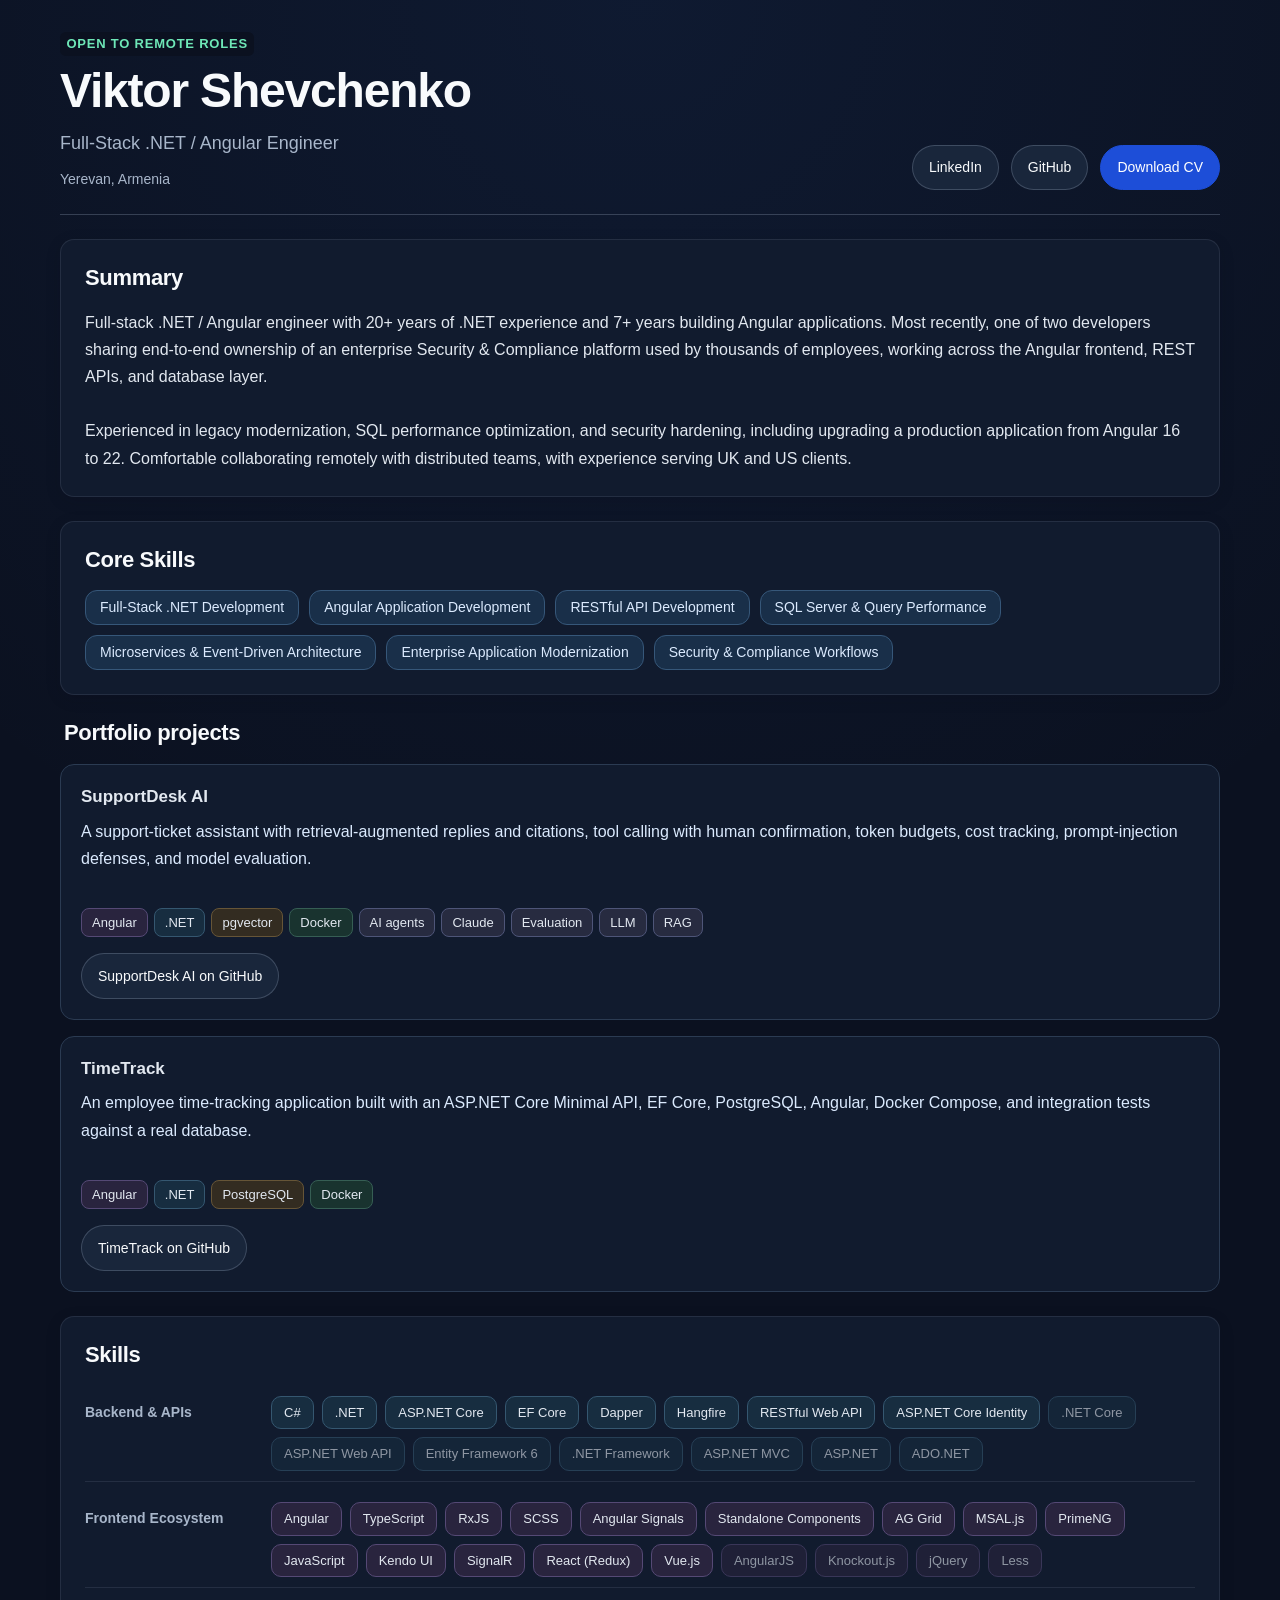
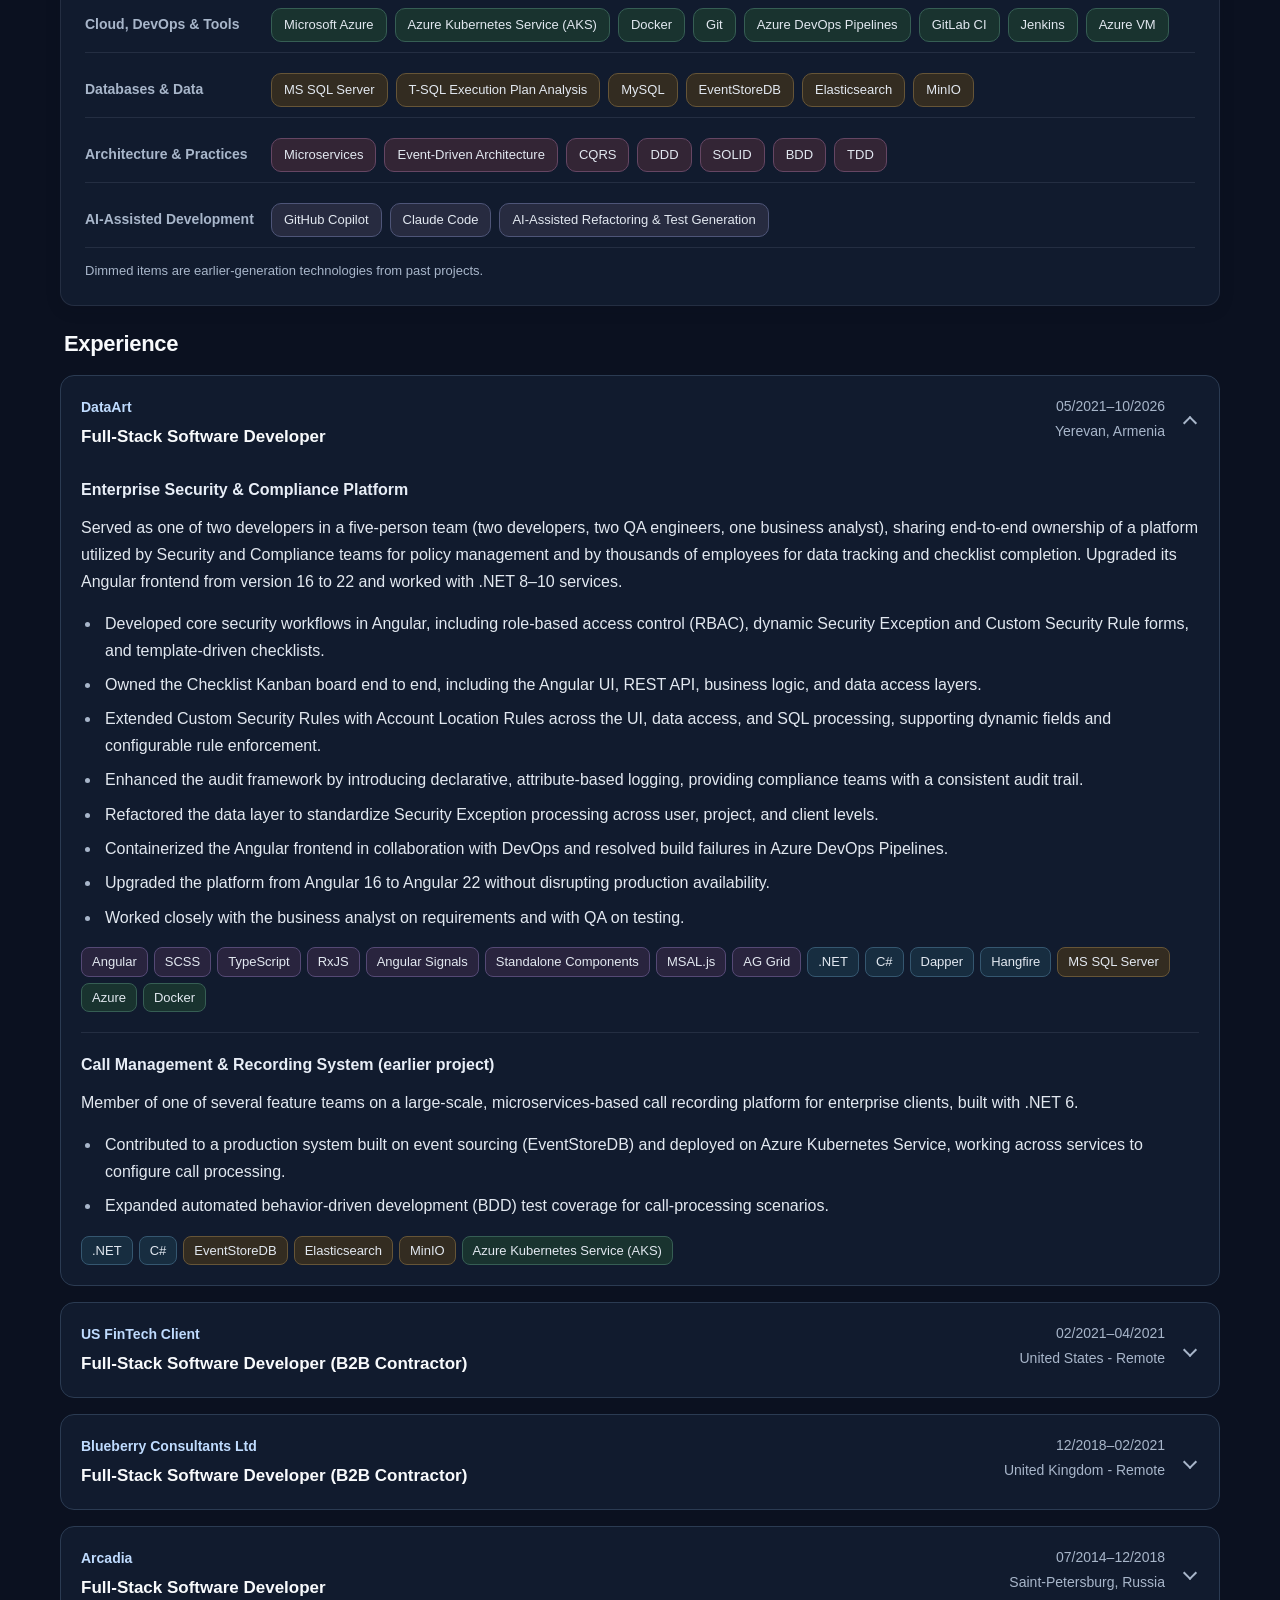
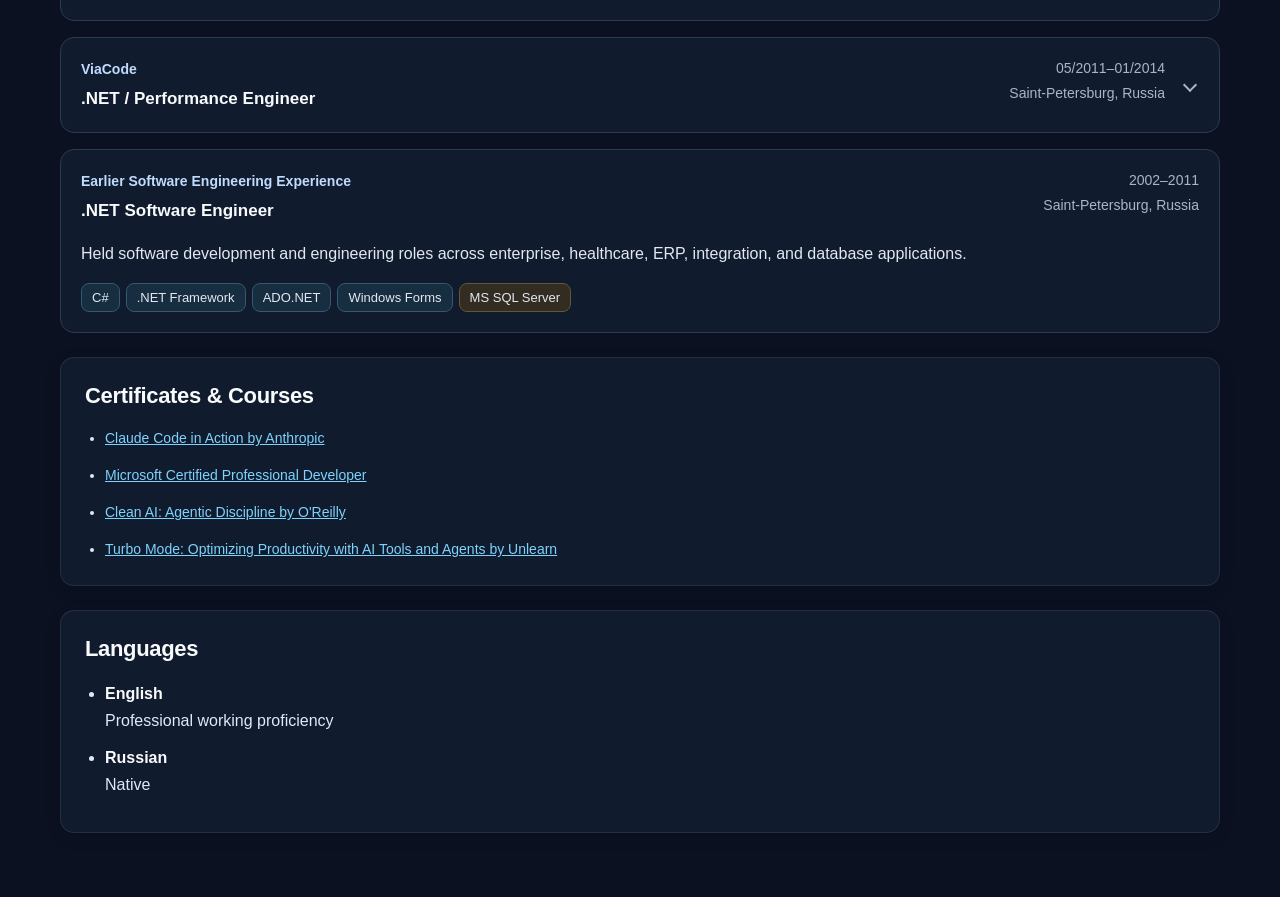
<file: index.csr.html>
<!doctype html>
<html lang="en" data-beasties-container="">
<head>
  <meta charset="utf-8">
  <title>Viktor Shevchenko | Full-Stack .NET / Angular Engineer</title>
  <base href="/">
  <meta name="viewport" content="width=device-width, initial-scale=1">
  <meta name="description" content="Full-stack .NET and Angular engineer with 20+ years of .NET experience. Enterprise security and compliance platforms, legacy modernization, AI-assisted development. Open to remote roles.">
  <link rel="canonical" href="https://victor-v-shevchenko.github.io/">

  <meta property="og:type" content="profile">
  <meta property="og:url" content="https://victor-v-shevchenko.github.io/">
  <meta property="og:title" content="Viktor Shevchenko | Full-Stack .NET / Angular Engineer">
  <meta property="og:description" content="20+ years of .NET, 7+ years of Angular. Enterprise Security &amp; Compliance platforms, legacy modernization, open to remote roles.">
  <meta property="og:image" content="https://victor-v-shevchenko.github.io/og-image.png">
  <meta property="og:image:type" content="image/png">
  <meta property="og:image:width" content="1200">
  <meta property="og:image:height" content="630">
  <meta property="og:image:alt" content="Viktor Shevchenko, Full-Stack .NET / Angular Engineer">
  <meta property="profile:first_name" content="Viktor">
  <meta property="profile:last_name" content="Shevchenko">

  <meta name="twitter:card" content="summary_large_image">
  <meta name="twitter:title" content="Viktor Shevchenko | Full-Stack .NET / Angular Engineer">
  <meta name="twitter:image" content="https://victor-v-shevchenko.github.io/og-image.png">
  <link rel="icon" type="image/svg+xml" href="favicon.svg">

  <script type="application/ld+json">
    {
      "@context": "https://schema.org",
      "@type": "Person",
      "name": "Viktor Shevchenko",
      "alternateName": "Victor Shevchenko",
      "jobTitle": "Full-Stack .NET / Angular Engineer",
      "url": "https://victor-v-shevchenko.github.io/",
      "image": "https://victor-v-shevchenko.github.io/og-image.png",
      "address": {
        "@type": "PostalAddress",
        "addressLocality": "Yerevan",
        "addressCountry": "AM"
      },
      "sameAs": [
        "https://www.linkedin.com/in/viktor-v-shevchenko",
        "https://github.com/victor-v-shevchenko"
      ],
      "knowsAbout": ["C#", ".NET", "ASP.NET Core", "Angular", "TypeScript", "SQL Server", "Azure"],
      "knowsLanguage": ["English", "Russian"]
    }
  </script>
<style>:root{--action-primary:#1d4ed8;--action-primary-hover:#1e40af;--shadow-card:0 4px 16px rgba(2, 6, 23, .12);--ink:#0b1120;--text:#e2e8f0;--text-muted:#a8b6ca;--text-soft:#dbeafe;--text-strong:#f8fafc;--role-meta-text:#a8b6ca;--project-title-text:#e8eef7;--accent:#93c5fd;--accent-open:#6ee7b7;--accent-role:#bfdbfe;--focus:#7dd3fc;--border:#2b3b52;--border-soft:rgba(148, 163, 184, .14);--border-strong:rgba(148, 163, 184, .3);--surface:#111b2e;--surface-raised:#19263b;--surface-card:#111b2e;--surface-ink:rgba(2, 6, 23, .25);--hover-border:#93c5fd;--pill-bg-default:#19263b;--pill-border-default:#2b3b52;--core-skill-bg:#192f49;--core-skill-border:#365779;--core-skill-text:#dbeafe;--background-glow:rgba(59, 130, 246, .08);--category-backend-bg:#172d40;--category-backend-border:#355770;--category-frontend-bg:#29243e;--category-frontend-border:#554975;--category-cloud-bg:#19332f;--category-cloud-border:#365e54;--category-data-bg:#332c21;--category-data-border:#665537;--category-architecture-bg:#332535;--category-architecture-border:#654663;--category-ai-bg:#272b40;--category-ai-border:#4e5578;--radius-card:.875rem;--accordion-hover-bg:rgba(147, 197, 253, .06);--font-name:clamp(2.25rem, 4.5vw, 3rem);--font-headline:1.125rem;--font-section:1.375rem;--font-role:1.0625rem;--font-project:1rem;--font-body:1rem;--font-small:.875rem;--font-label:.8125rem}html{font-family:Segoe UI,Roboto,Helvetica,Arial,sans-serif;background:var(--ink);color:var(--text);line-height:1.5}body{margin:0;min-height:100vh;background:radial-gradient(circle at top,var(--background-glow),transparent 24%),var(--ink)}*{box-sizing:border-box}</style><link rel="stylesheet" href="styles-3A3MSRRF.css" media="print" data-beasties-media="all"><noscript><link rel="stylesheet" href="styles-3A3MSRRF.css"></noscript></head>
<body ngcm="">
  <app-root></app-root>
<script src="main-67XKF54P.js" type="module"></script><script>document.querySelectorAll('link[data-beasties-media]').forEach(function(l){l.media=l.getAttribute('data-beasties-media');l.removeAttribute('data-beasties-media')})</script></body>
</html>
</file>
<file: styles-3A3MSRRF.css>
:root{--action-primary: #1d4ed8;--action-primary-hover: #1e40af;--shadow-card: 0 4px 16px rgba(2, 6, 23, .12);--ink: #0b1120;--text: #e2e8f0;--text-muted: #a8b6ca;--text-soft: #dbeafe;--text-strong: #f8fafc;--role-meta-text: #a8b6ca;--project-title-text: #e8eef7;--accent: #93c5fd;--accent-open: #6ee7b7;--accent-role: #bfdbfe;--focus: #7dd3fc;--border: #2b3b52;--border-soft: rgba(148, 163, 184, .14);--border-strong: rgba(148, 163, 184, .3);--surface: #111b2e;--surface-raised: #19263b;--surface-card: #111b2e;--surface-ink: rgba(2, 6, 23, .25);--hover-border: #93c5fd;--pill-bg-default: #19263b;--pill-border-default: #2b3b52;--core-skill-bg: #192f49;--core-skill-border: #365779;--core-skill-text: #dbeafe;--background-glow: rgba(59, 130, 246, .08);--category-backend-bg: #172d40;--category-backend-border: #355770;--category-frontend-bg: #29243e;--category-frontend-border: #554975;--category-cloud-bg: #19332f;--category-cloud-border: #365e54;--category-data-bg: #332c21;--category-data-border: #665537;--category-architecture-bg: #332535;--category-architecture-border: #654663;--category-ai-bg: #272b40;--category-ai-border: #4e5578;--radius-card: .875rem;--accordion-hover-bg: rgba(147, 197, 253, .06);--font-name: clamp(2.25rem, 4.5vw, 3rem);--font-headline: 1.125rem;--font-section: 1.375rem;--font-role: 1.0625rem;--font-project: 1rem;--font-body: 1rem;--font-small: .875rem;--font-label: .8125rem}html{font-family:Segoe UI,Roboto,Helvetica,Arial,sans-serif;background:var(--ink);color:var(--text);line-height:1.5}body{margin:0;min-height:100vh;background:radial-gradient(circle at top,var(--background-glow),transparent 24%),var(--ink)}*{box-sizing:border-box}a{color:var(--focus)}img{max-width:100%}
</file>
